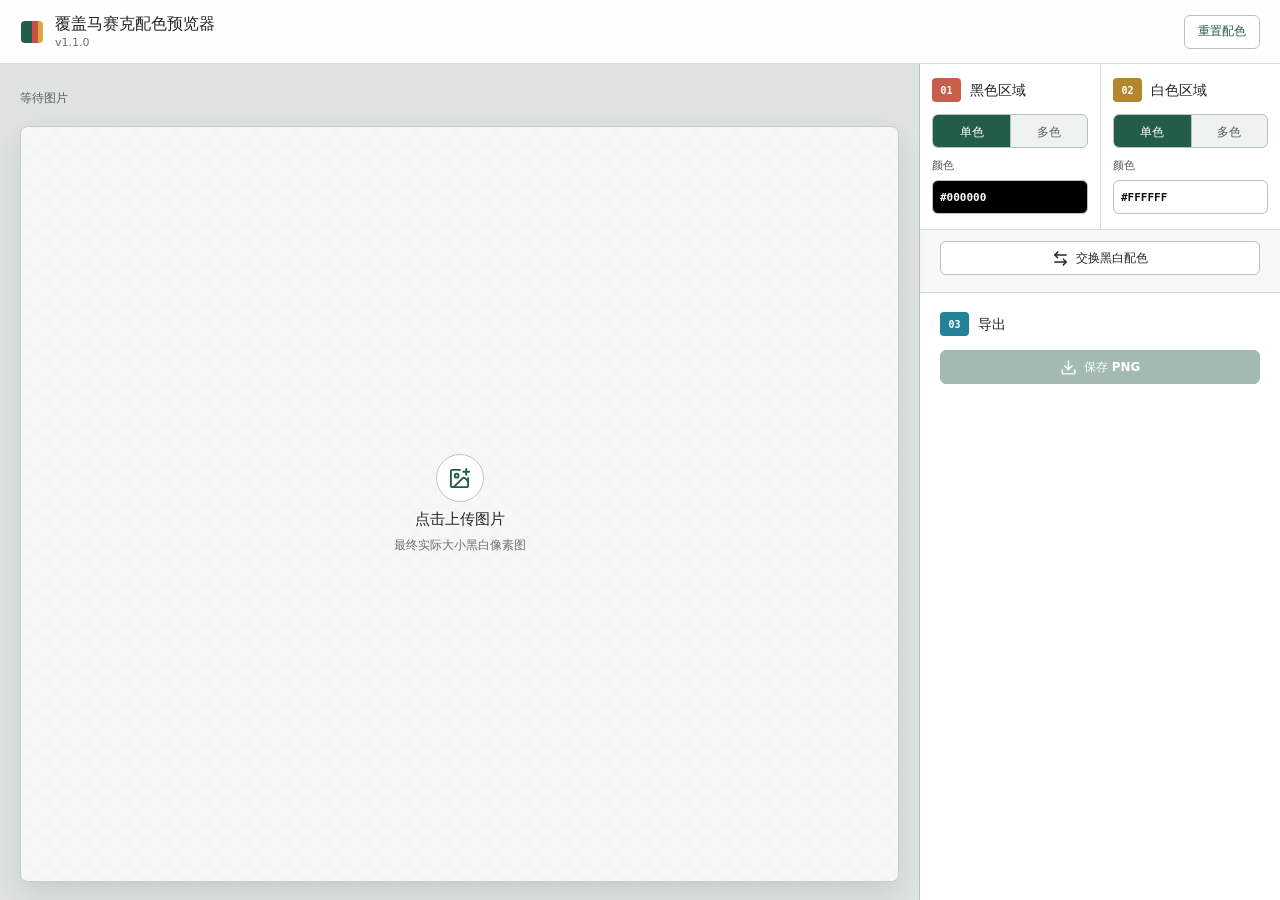
<file: index.html>
<!doctype html>
<html lang="zh-CN">
  <head>
    <meta charset="UTF-8" />
    <meta name="viewport" content="width=device-width, initial-scale=1.0, viewport-fit=cover" />
    <meta name="theme-color" content="#F4F5F2" />
    <link rel="icon" type="image/svg+xml" href="./icons/colorway-title-icon.svg" />
    <link rel="icon" type="image/png" sizes="32x32" href="./icons/favicon-32.png" />
    <link rel="apple-touch-icon" sizes="180x180" href="./icons/apple-touch-icon-180.png" />
    <link rel="manifest" href="./manifest.webmanifest" />
    <meta
      name="description"
      content="在浏览器本地为覆盖马赛克最终黑白像素图配置两套单色或多色线材配色。"
    />
    <title>覆盖马赛克配色预览器</title>
    <script type="module" crossorigin src="./assets/index-f8-oi15H.js"></script>
    <link rel="stylesheet" crossorigin href="./assets/index-C6yubRKq.css">
  </head>
  <body>
    <header class="app-bar">
      <div class="brand-block">
        <img class="brand-icon" src="./icons/colorway-title-icon.svg" width="24" height="24" alt="" aria-hidden="true" />
        <div>
          <h1>覆盖马赛克配色预览器</h1>
          <p id="product-version">v--</p>
        </div>
      </div>
      <button id="reset-button" class="text-button reset-color-button" type="button">重置配色</button>
    </header>

    <main class="workspace">
      <section id="preview-pane" class="preview-pane" aria-label="图片预览">
        <div class="preview-heading">
          <div id="preview-tools" class="preview-tools" aria-label="预览工具" hidden>
            <span id="zoom-label" class="zoom-readout" aria-label="缩放倍率">--</span>
            <button id="fit-view" class="tool-button responsive-tool" type="button" title="适合屏幕" disabled>
              <i data-lucide="maximize-2"></i><span class="responsive-label">适合屏幕</span>
            </button>
            <button id="delete-image" class="icon-button compact danger-button" type="button" title="删除当前图片" aria-label="删除当前图片" disabled>
              <i data-lucide="trash-2"></i>
            </button>
          </div>
          <div class="preview-status-area">
            <span id="render-status" class="render-status" aria-live="polite">等待图片</span>
            <div id="delete-confirm" class="delete-confirm" role="alertdialog" aria-label="删除当前图片确认" hidden>
              <span>删除当前图片？</span>
              <button id="cancel-delete-image" class="secondary-button compact-action" type="button">取消</button>
              <button id="confirm-delete-image" class="danger-action compact-action" type="button">删除</button>
            </div>
          </div>
        </div>

        <div id="preview-stage" class="preview-stage" tabindex="0" aria-label="像素图预览，可拖动和缩放">
          <canvas id="preview-canvas"></canvas>
          <button id="empty-upload" class="empty-state" type="button">
            <span class="empty-icon"><i data-lucide="image-plus"></i></span>
            <strong>点击上传图片</strong>
            <span>最终实际大小黑白像素图</span>
          </button>
        </div>
        <input id="file-input" type="file" accept="image/*,.png,.jpg,.jpeg" hidden />
      </section>

      <aside class="controls-pane" aria-label="配色设置">
        <div class="colorway-grid">
          <section id="black-editor" class="control-section fill-editor" aria-labelledby="black-title">
            <div class="section-heading fill-heading">
              <div>
                <span class="step-index coral">01</span>
                <h2 id="black-title">黑色区域</h2>
              </div>
            </div>
            <div class="editor-content"></div>
          </section>

          <section id="white-editor" class="control-section fill-editor" aria-labelledby="white-title">
            <div class="section-heading fill-heading">
              <div>
                <span class="step-index gold">02</span>
                <h2 id="white-title">白色区域</h2>
              </div>
            </div>
            <div class="editor-content"></div>
          </section>
        </div>

        <div class="swap-row">
          <button id="swap-colors" class="tool-button" type="button">
            <i data-lucide="arrow-left-right"></i><span>交换黑白配色</span>
          </button>
          <p id="contrast-message" class="contrast-message"></p>
        </div>

        <section class="control-section export-section" aria-labelledby="export-title">
          <div class="section-heading">
            <div>
              <span class="step-index cyan">03</span>
              <h2 id="export-title">导出</h2>
            </div>
          </div>
          <div class="export-actions">
            <button id="download-button" class="primary-button" type="button" disabled>
              <i data-lucide="download"></i><span>保存 PNG</span>
            </button>
          </div>
          <p id="export-message" class="status-message" aria-live="polite"></p>
        </section>
      </aside>
    </main>

  </body>
</html>
</file>
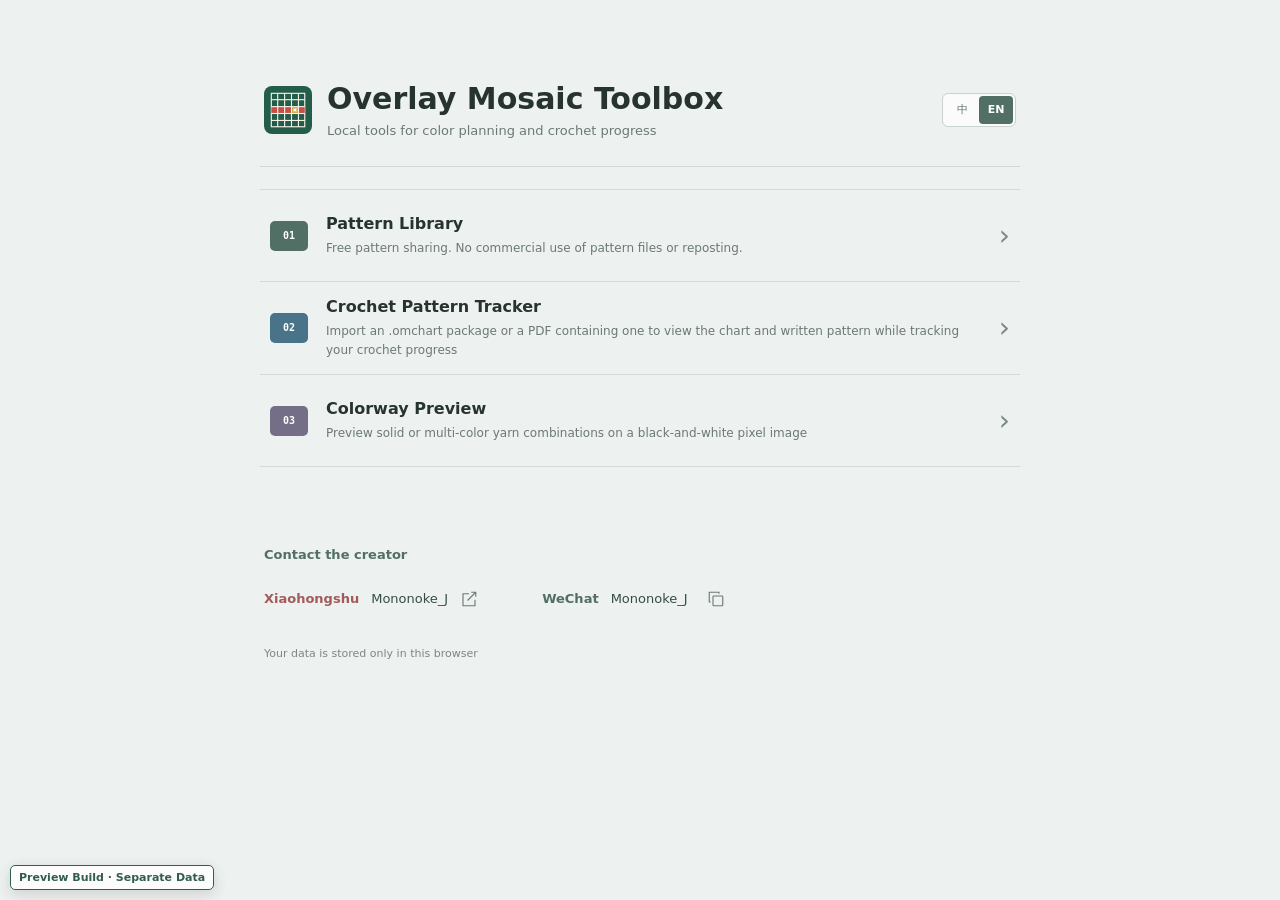
<file: crochet-reader-preview/index.html>
<!doctype html>
<html lang="zh-CN" data-toolbox="true" data-i18n-title="toolbox.pageTitle" data-i18n-pending>
  <head>
    <meta charset="UTF-8" />
    <meta name="viewport" content="width=device-width, initial-scale=1.0, viewport-fit=cover" />
    <meta name="theme-color" content="#526f65" />
    <meta name="application-name" content="Overlay Mosaic Toolbox" />
    <meta name="apple-mobile-web-app-capable" content="yes" />
    <meta name="apple-mobile-web-app-title" content="Overlay Mosaic" />
    <link rel="icon" type="image/png" sizes="32x32" href="./favicon-32.png" />
    <link rel="apple-touch-icon" sizes="180x180" href="./apple-touch-icon-180.png" />
    <link rel="manifest" href="./manifest.webmanifest" />
    <title>覆盖马赛克工具箱</title>
    <script type="module" crossorigin src="./assets/toolbox-CX-Fuj5F.js"></script>
    <link rel="modulepreload" crossorigin href="./assets/acceptance-badge-DodOg5mt.js">
    <link rel="modulepreload" crossorigin href="./assets/i18n-B3KnWu_6.js">
    <link rel="modulepreload" crossorigin href="./assets/author-contacts-DKguguD-.js">
    <link rel="stylesheet" crossorigin href="./assets/acceptance-badge-Dv6hkEu1.css">
    <link rel="stylesheet" crossorigin href="./assets/author-contacts-CUiB_AXQ.css">
    <link rel="stylesheet" crossorigin href="./assets/toolbox-KkQhqQ9e.css">
  </head>
  <body>
    <main class="toolbox-shell">
      <header class="toolbox-header">
        <img src="./crochet-reader-app-icon-192.png" width="48" height="48" alt="" />
        <div class="toolbox-brand-copy"><h1 data-i18n="toolbox.title">覆盖马赛克工具箱</h1><p data-i18n="toolbox.subtitle">为配色与跟钩准备的本地工具</p></div>
        <div id="language-switch" class="toolbox-language"></div>
      </header>
      <section class="tool-list" aria-label="工具列表" data-i18n-aria-label="toolbox.tools">
        <a class="tool-row" href="./library.html">
          <span class="tool-index">01</span>
          <span class="tool-copy"><strong data-i18n="toolbox.library">图解库</strong><small data-i18n="toolbox.libraryDescription">免费图解分享，禁商用，禁搬运。</small></span>
          <span class="tool-arrow" aria-hidden="true">›</span>
        </a>
        <a class="tool-row" href="./reader.html">
          <span class="tool-index blue">02</span>
          <span class="tool-copy"><strong data-i18n="toolbox.reader">图解跟钩助手</strong><small data-i18n="toolbox.readerDescription">导入 .omchart 或内含数据包的 PDF，同步查看图表与文字解并记录跟钩进度</small></span>
          <span class="tool-arrow" aria-hidden="true">›</span>
        </a>
        <a class="tool-row" href="./colorway.html">
          <span class="tool-index lavender">03</span>
          <span class="tool-copy"><strong data-i18n="toolbox.colorway">配色预览</strong><small data-i18n="toolbox.colorwayDescription">为黑白像素图配置单色或多色线材配色</small></span>
          <span class="tool-arrow" aria-hidden="true">›</span>
        </a>
      </section>
      <div id="author-contacts" class="toolbox-contacts"></div>
      <footer data-i18n="toolbox.localOnly">工具内的数据仅保存在当前浏览器</footer>
    </main>
  </body>
</html>
</file>
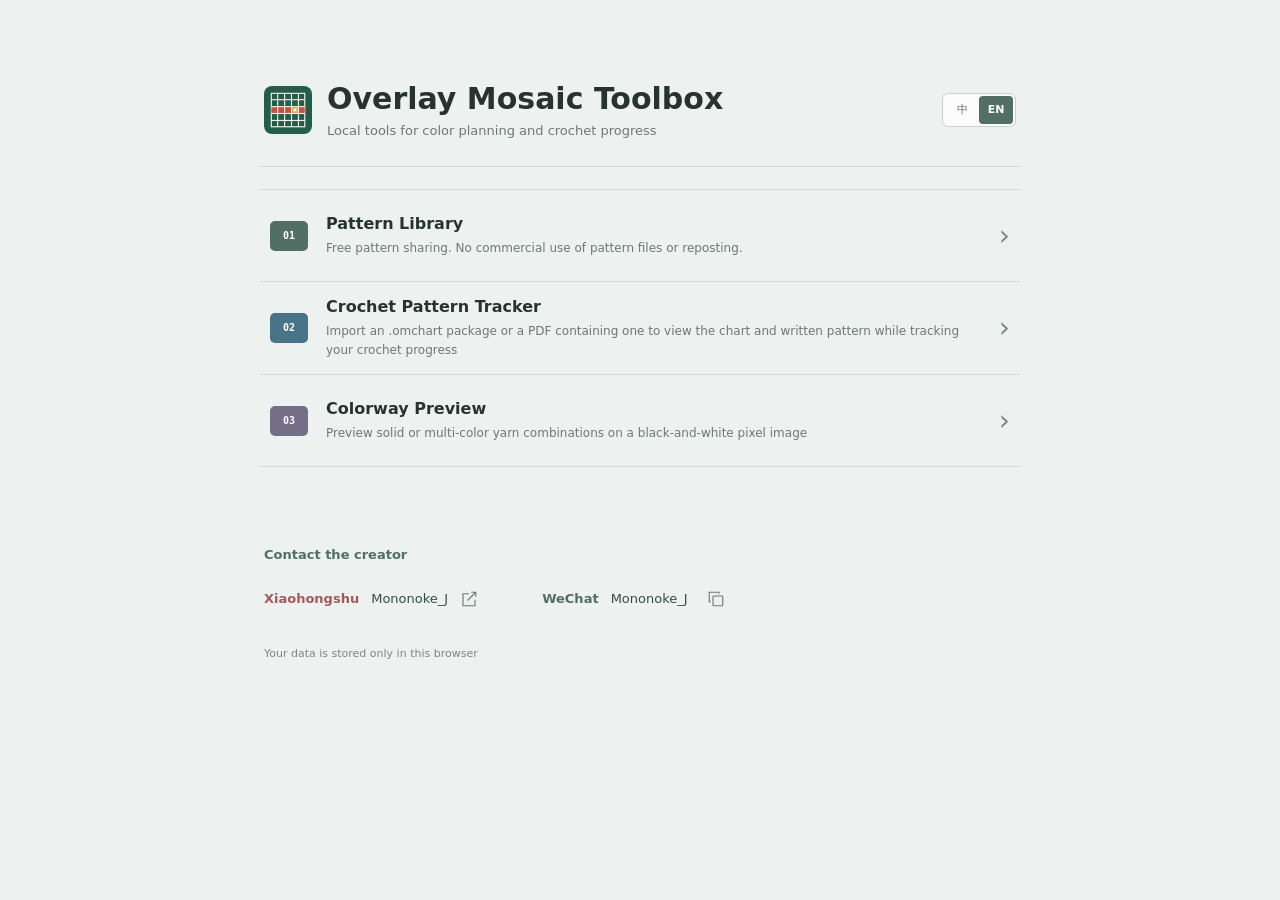
<file: crochet-reader/index.html>
<!doctype html>
<html lang="zh-CN" data-toolbox="true" data-i18n-title="toolbox.pageTitle" data-i18n-pending>
  <head>
    <meta charset="UTF-8" />
    <meta name="viewport" content="width=device-width, initial-scale=1.0, viewport-fit=cover" />
    <meta name="theme-color" content="#526f65" />
    <meta name="application-name" content="Overlay Mosaic Toolbox" />
    <meta name="apple-mobile-web-app-capable" content="yes" />
    <meta name="apple-mobile-web-app-title" content="Overlay Mosaic" />
    <link rel="icon" type="image/png" sizes="32x32" href="./favicon-32.png" />
    <link rel="apple-touch-icon" sizes="180x180" href="./apple-touch-icon-180.png" />
    <link rel="manifest" href="./manifest.webmanifest" />
    <title>覆盖马赛克工具箱</title>
    <script type="module" crossorigin src="./assets/toolbox-oC9P_lPD.js"></script>
    <link rel="modulepreload" crossorigin href="./assets/acceptance-badge-DmDYBg_n.js">
    <link rel="modulepreload" crossorigin href="./assets/i18n-Don-Nm5Z.js">
    <link rel="modulepreload" crossorigin href="./assets/author-contacts-DFUlC_Ig.js">
    <link rel="stylesheet" crossorigin href="./assets/acceptance-badge-Dv6hkEu1.css">
    <link rel="stylesheet" crossorigin href="./assets/author-contacts-CUiB_AXQ.css">
    <link rel="stylesheet" crossorigin href="./assets/toolbox-KkQhqQ9e.css">
  </head>
  <body>
    <main class="toolbox-shell">
      <header class="toolbox-header">
        <img src="./crochet-reader-app-icon-192.png" width="48" height="48" alt="" />
        <div class="toolbox-brand-copy"><h1 data-i18n="toolbox.title">覆盖马赛克工具箱</h1><p data-i18n="toolbox.subtitle">为配色与跟钩准备的本地工具</p></div>
        <div id="language-switch" class="toolbox-language"></div>
      </header>
      <section class="tool-list" aria-label="工具列表" data-i18n-aria-label="toolbox.tools">
        <a class="tool-row" href="./library.html">
          <span class="tool-index">01</span>
          <span class="tool-copy"><strong data-i18n="toolbox.library">图解库</strong><small data-i18n="toolbox.libraryDescription">免费图解分享，禁商用，禁搬运。</small></span>
          <span class="tool-arrow" aria-hidden="true">›</span>
        </a>
        <a class="tool-row" href="./reader.html">
          <span class="tool-index blue">02</span>
          <span class="tool-copy"><strong data-i18n="toolbox.reader">图解跟钩助手</strong><small data-i18n="toolbox.readerDescription">导入 .omchart 或内含数据包的 PDF，同步查看图表与文字解并记录跟钩进度</small></span>
          <span class="tool-arrow" aria-hidden="true">›</span>
        </a>
        <a class="tool-row" href="./colorway.html">
          <span class="tool-index lavender">03</span>
          <span class="tool-copy"><strong data-i18n="toolbox.colorway">配色预览</strong><small data-i18n="toolbox.colorwayDescription">为黑白像素图配置单色或多色线材配色</small></span>
          <span class="tool-arrow" aria-hidden="true">›</span>
        </a>
      </section>
      <div id="author-contacts" class="toolbox-contacts"></div>
      <footer data-i18n="toolbox.localOnly">工具内的数据仅保存在当前浏览器</footer>
    </main>
  </body>
</html>
</file>
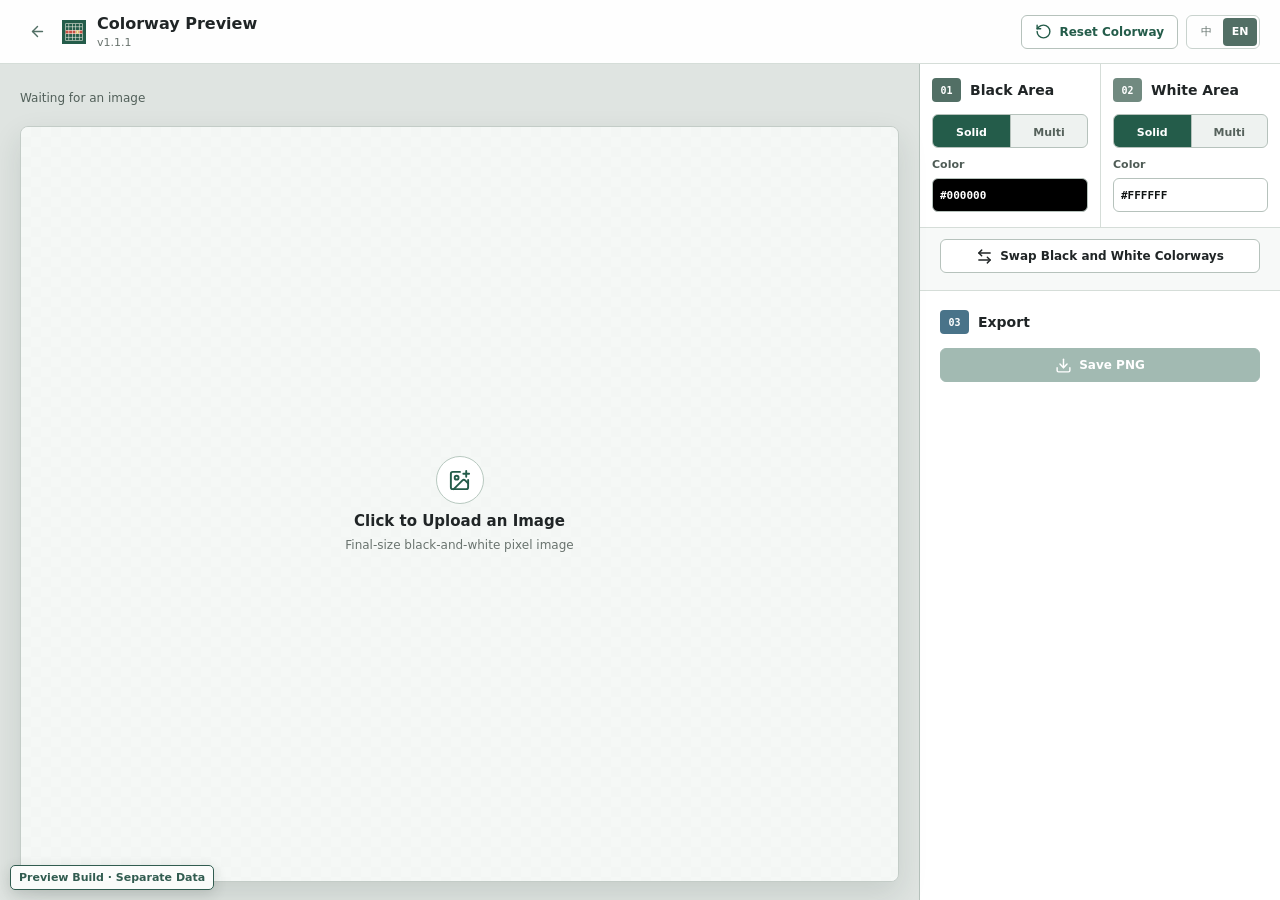
<file: crochet-reader-preview/colorway.html>
<!doctype html>
<html lang="zh-CN" data-toolbox="true" data-i18n-title="colorway.pageTitle" data-i18n-pending>
  <head>
    <meta charset="UTF-8" />
    <meta name="viewport" content="width=device-width, initial-scale=1.0, viewport-fit=cover" />
    <meta name="theme-color" content="#F4F5F2" />
    <link rel="icon" type="image/png" sizes="32x32" href="./favicon-32.png" />
    <link rel="apple-touch-icon" sizes="180x180" href="./apple-touch-icon-180.png" />
    <link rel="manifest" href="./manifest.webmanifest" />
    <meta name="description" content="在浏览器本地为覆盖马赛克最终黑白像素图配置两套单色或多色线材配色。" data-i18n-content="colorway.description" />
    <title>覆盖马赛克配色预览器</title>
    <script type="module" crossorigin src="./assets/colorway-DwaaxYuQ.js"></script>
    <link rel="modulepreload" crossorigin href="./assets/acceptance-badge-DodOg5mt.js">
    <link rel="modulepreload" crossorigin href="./assets/lucide-BLv26vk8.js">
    <link rel="stylesheet" crossorigin href="./assets/acceptance-badge-Dv6hkEu1.css">
    <link rel="stylesheet" crossorigin href="./assets/colorway-C1Wd7R3B.css">
  </head>
  <body>
    <header class="app-bar">
      <div class="colorway-titlebar"><a class="icon-button toolbox-back" href="./index.html" title="返回工具箱" aria-label="返回工具箱" data-i18n-title="colorway.backToolbox" data-i18n-aria-label="colorway.backToolbox"><i data-lucide="arrow-left"></i></a><div class="brand-block"><img class="brand-icon" src="./crochet-reader-app-icon-192.png" width="24" height="24" alt="" aria-hidden="true" /><div><h1 data-i18n="colorway.brand">配色预览</h1><p id="product-version">v--</p></div></div></div>
      <div class="colorway-header-actions"><button id="reset-button" class="text-button reset-color-button" type="button" title="重置配色" aria-label="重置配色" data-i18n-title="colorway.reset" data-i18n-aria-label="colorway.reset"><i data-lucide="rotate-ccw"></i><span class="reset-color-label" data-i18n="colorway.reset">重置配色</span></button><div id="language-switch"></div></div>
    </header>
    <main class="workspace">
      <section id="preview-pane" class="preview-pane" aria-label="图片预览" data-i18n-aria-label="colorway.preview">
        <div class="preview-heading">
          <div id="preview-tools" class="preview-tools" aria-label="预览工具" data-i18n-aria-label="colorway.previewTools" hidden><button id="zoom-label" class="zoom-readout" type="button" title="点击恢复 100%" aria-label="点击恢复 100%" data-i18n-title="colorway.resetZoom" data-i18n-aria-label="colorway.resetZoom" disabled>--</button><button id="fit-view" class="tool-button responsive-tool" type="button" title="适合屏幕" data-i18n-title="colorway.fit" disabled><i data-lucide="maximize-2"></i><span class="responsive-label" data-i18n="colorway.fit">适合屏幕</span></button><button id="delete-image" class="icon-button compact danger-button" type="button" title="删除当前图片" aria-label="删除当前图片" data-i18n-title="colorway.removeImage" data-i18n-aria-label="colorway.removeImage" disabled><i data-lucide="trash-2"></i></button></div>
          <div class="preview-status-area"><span id="render-status" class="render-status" aria-live="polite" data-i18n="colorway.waiting">等待图片</span><div id="delete-confirm" class="delete-confirm" role="alertdialog" aria-label="删除当前图片确认" data-i18n-aria-label="colorway.removeConfirmLabel" hidden><span data-i18n="colorway.removeConfirm">删除当前图片？</span><button id="cancel-delete-image" class="secondary-button compact-action" type="button" data-i18n="colorway.cancel">取消</button><button id="confirm-delete-image" class="danger-action compact-action" type="button" data-i18n="colorway.delete">删除</button></div></div>
        </div>
        <div id="preview-stage" class="preview-stage" tabindex="0" aria-label="像素图预览，可拖动和缩放" data-i18n-aria-label="colorway.emptyPreview"><canvas id="preview-canvas"></canvas><button id="empty-upload" class="empty-state" type="button"><span class="empty-icon"><i data-lucide="image-plus"></i></span><strong data-i18n="colorway.upload">点击上传图片</strong><span data-i18n="colorway.uploadHint">最终实际大小黑白像素图</span></button></div>
        <input id="file-input" type="file" accept="image/*,.png,.jpg,.jpeg" hidden />
      </section>
      <aside class="controls-pane" aria-label="配色设置" data-i18n-aria-label="colorway.settings">
        <div class="colorway-grid">
          <section id="black-editor" class="control-section fill-editor" aria-labelledby="black-title"><div class="section-heading fill-heading"><div><span class="step-index coral">01</span><h2 id="black-title" data-i18n="colorway.blackArea">黑色区域</h2></div></div><div class="editor-content"></div></section>
          <section id="white-editor" class="control-section fill-editor" aria-labelledby="white-title"><div class="section-heading fill-heading"><div><span class="step-index gold">02</span><h2 id="white-title" data-i18n="colorway.whiteArea">白色区域</h2></div></div><div class="editor-content"></div></section>
        </div>
        <div class="swap-row"><button id="swap-colors" class="tool-button" type="button"><i data-lucide="arrow-left-right"></i><span data-i18n="colorway.swap">交换黑白配色</span></button><p id="contrast-message" class="contrast-message"></p></div>
        <section class="control-section export-section" aria-labelledby="export-title"><div class="section-heading"><div><span class="step-index cyan">03</span><h2 id="export-title" data-i18n="colorway.export">导出</h2></div></div><div class="export-actions"><button id="download-button" class="primary-button" type="button" disabled><i data-lucide="download"></i><span data-i18n="colorway.savePng">保存 PNG</span></button></div><p id="export-message" class="status-message" aria-live="polite"></p></section>
      </aside>
    </main>
  </body>
</html>
</file>
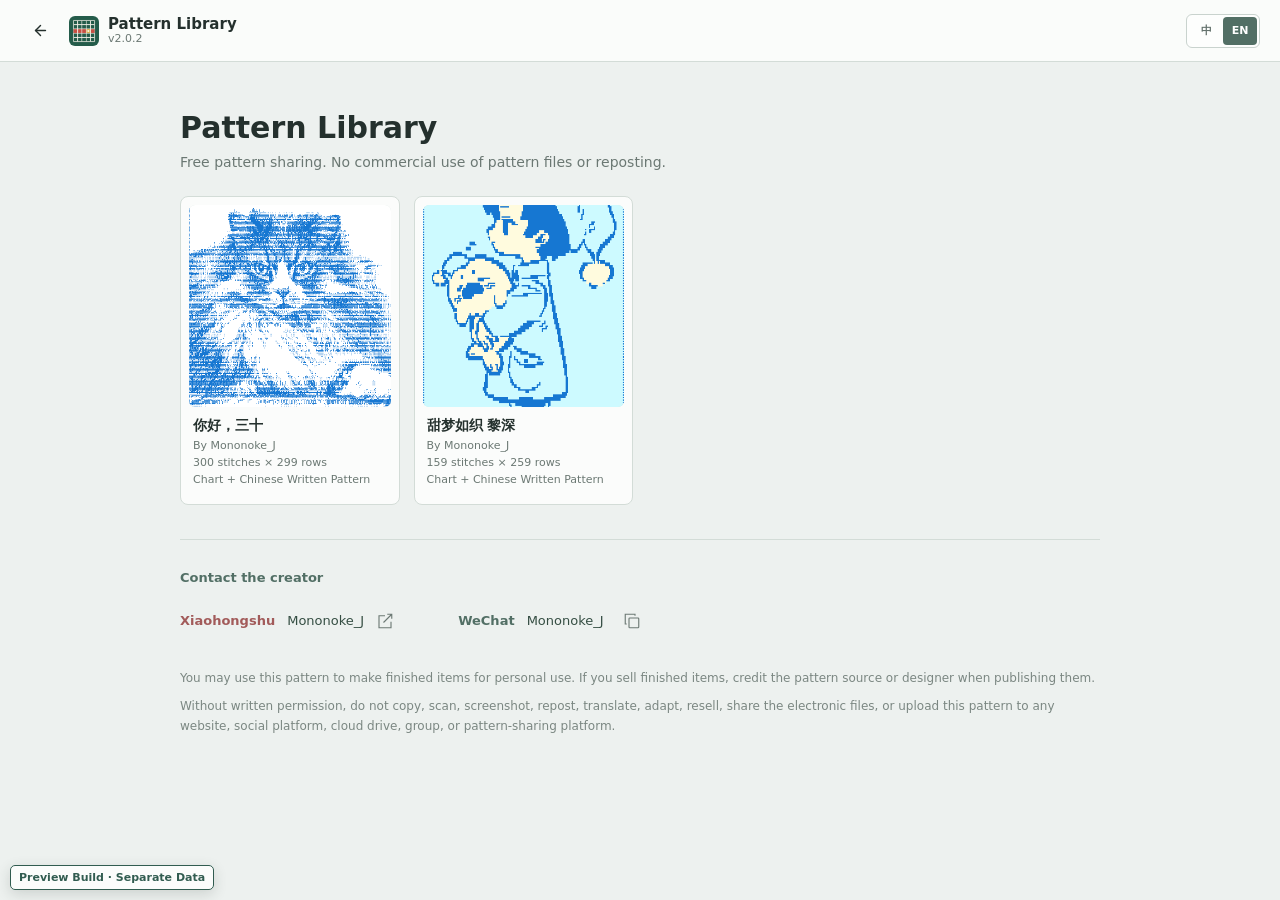
<file: crochet-reader-preview/library.html>
<!doctype html>
<html lang="zh-CN" data-toolbox="true" data-i18n-title="library.pageTitle" data-i18n-pending>
  <head>
    <meta charset="UTF-8" />
    <meta name="viewport" content="width=device-width, initial-scale=1.0, viewport-fit=cover" />
    <meta name="theme-color" content="#526f65" />
    <meta name="application-name" content="Overlay Mosaic Toolbox" />
    <link rel="icon" type="image/png" sizes="32x32" href="./favicon-32.png" />
    <link rel="apple-touch-icon" sizes="180x180" href="./apple-touch-icon-180.png" />
    <link rel="manifest" href="./manifest.webmanifest" />
    <title>图解库｜覆盖马赛克工具箱</title>
    <script type="module" crossorigin src="./assets/library-BjObGS8H.js"></script>
    <link rel="modulepreload" crossorigin href="./assets/acceptance-badge-DodOg5mt.js">
    <link rel="modulepreload" crossorigin href="./assets/lucide-BLv26vk8.js">
    <link rel="modulepreload" crossorigin href="./assets/i18n-B3KnWu_6.js">
    <link rel="modulepreload" crossorigin href="./assets/follow-import-DABnSBes.js">
    <link rel="modulepreload" crossorigin href="./assets/author-contacts-DKguguD-.js">
    <link rel="stylesheet" crossorigin href="./assets/acceptance-badge-Dv6hkEu1.css">
    <link rel="stylesheet" crossorigin href="./assets/author-contacts-CUiB_AXQ.css">
    <link rel="stylesheet" crossorigin href="./assets/library-8BY4Q7C_.css">
  </head>
  <body><div id="app"></div></body>
</html>
</file>
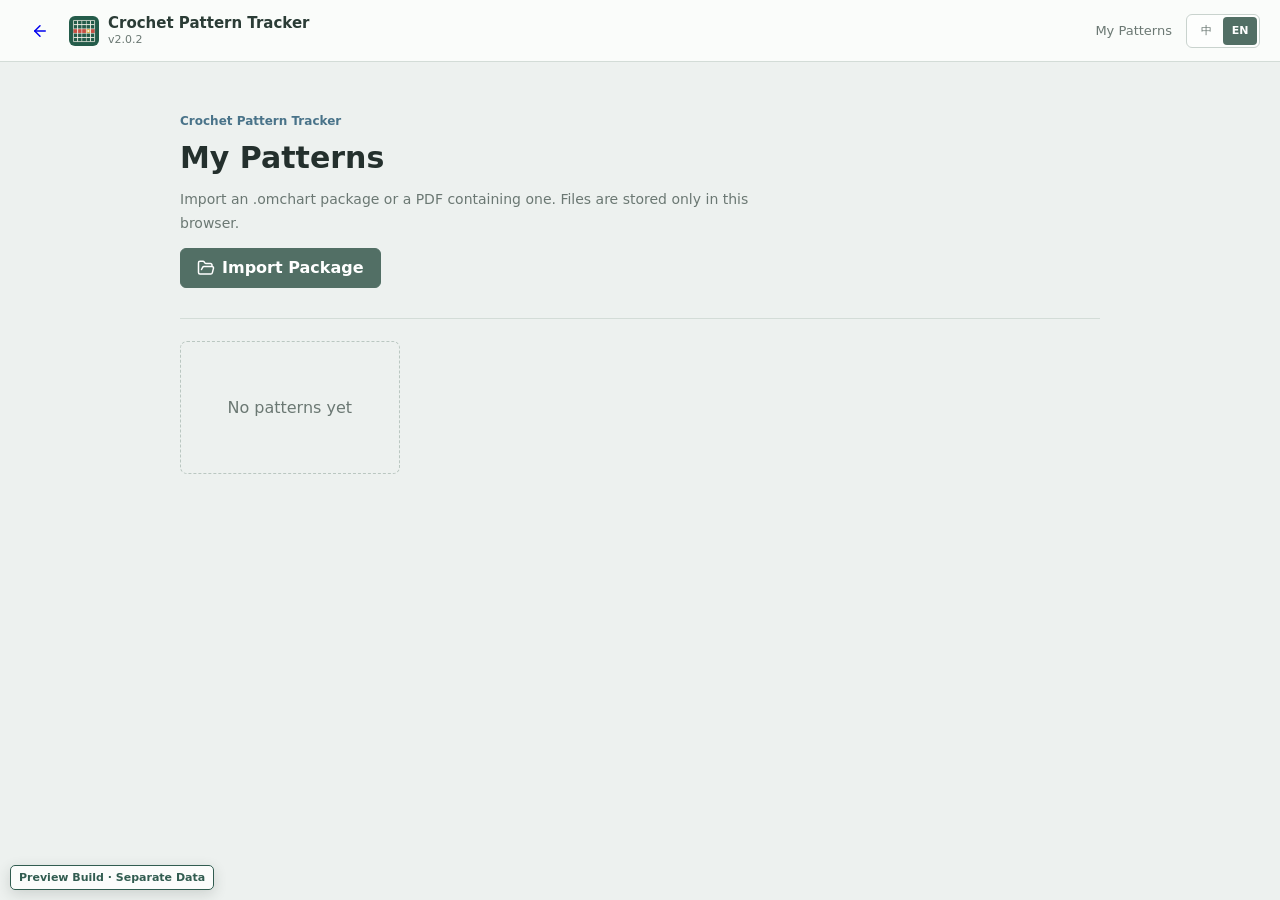
<file: crochet-reader-preview/reader.html>
<!doctype html>
<html lang="zh-CN" data-toolbox="true" data-i18n-title="reader.pageTitle" data-i18n-pending>
  <head>
    <meta charset="UTF-8" />
    <meta name="viewport" content="width=device-width, initial-scale=1.0, viewport-fit=cover" />
    <meta name="theme-color" content="#526f65" />
    <link rel="icon" type="image/png" sizes="32x32" href="./favicon-32.png" />
    <link rel="apple-touch-icon" sizes="180x180" href="./apple-touch-icon-180.png" />
    <link rel="manifest" href="./manifest.webmanifest" />
    <title>图解跟钩助手｜覆盖马赛克工具箱</title>
    <script type="module" crossorigin src="./assets/reader-D7eiOu_H.js"></script>
    <link rel="modulepreload" crossorigin href="./assets/acceptance-badge-DodOg5mt.js">
    <link rel="modulepreload" crossorigin href="./assets/lucide-BLv26vk8.js">
    <link rel="modulepreload" crossorigin href="./assets/i18n-B3KnWu_6.js">
    <link rel="modulepreload" crossorigin href="./assets/follow-import-DABnSBes.js">
    <link rel="stylesheet" crossorigin href="./assets/acceptance-badge-Dv6hkEu1.css">
    <link rel="stylesheet" crossorigin href="./assets/reader-w1nbdT8Z.css">
  </head>
  <body>
    <div id="app"></div>
  </body>
</html>
</file>
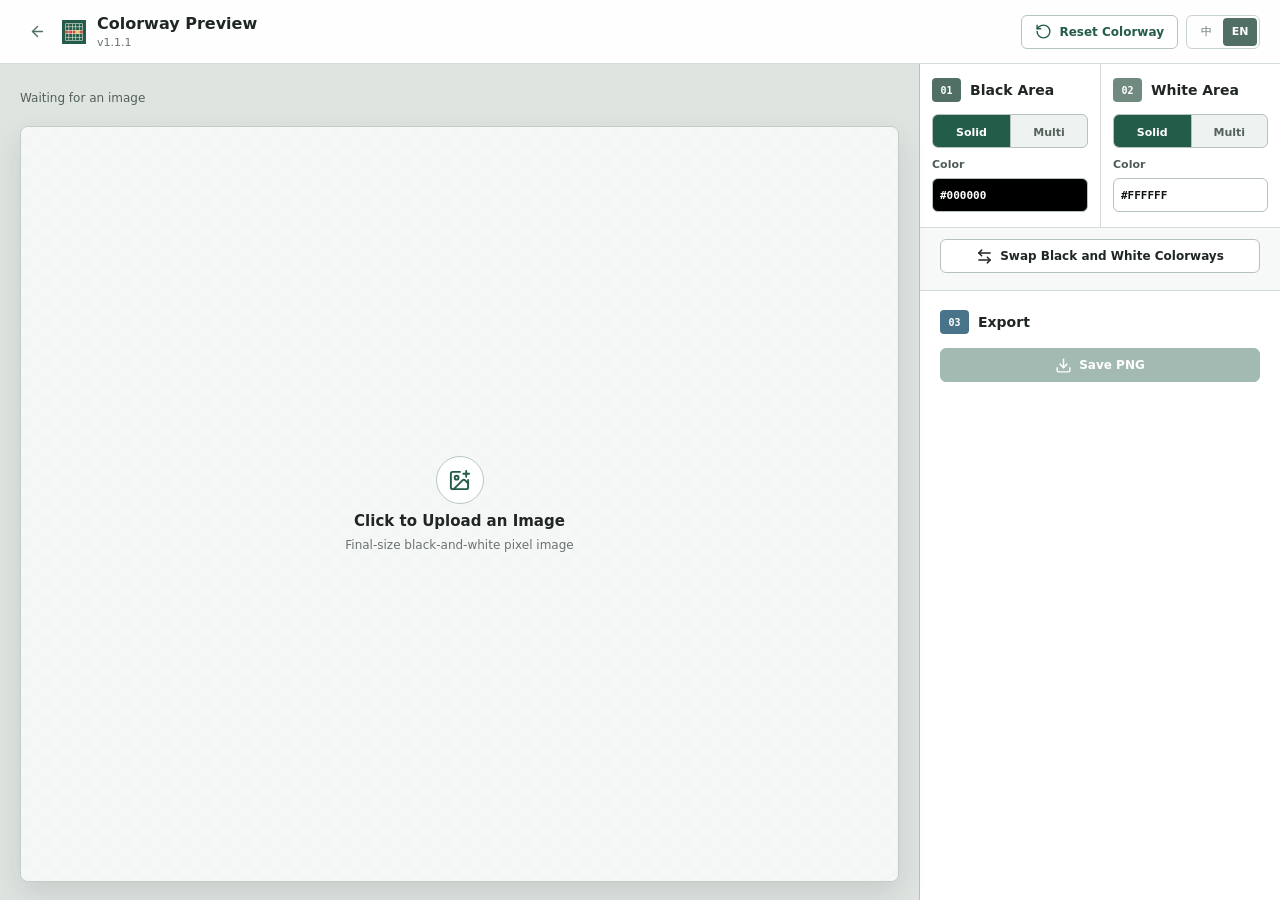
<file: crochet-reader/colorway.html>
<!doctype html>
<html lang="zh-CN" data-toolbox="true" data-i18n-title="colorway.pageTitle" data-i18n-pending>
  <head>
    <meta charset="UTF-8" />
    <meta name="viewport" content="width=device-width, initial-scale=1.0, viewport-fit=cover" />
    <meta name="theme-color" content="#F4F5F2" />
    <link rel="icon" type="image/png" sizes="32x32" href="./favicon-32.png" />
    <link rel="apple-touch-icon" sizes="180x180" href="./apple-touch-icon-180.png" />
    <link rel="manifest" href="./manifest.webmanifest" />
    <meta name="description" content="在浏览器本地为覆盖马赛克最终黑白像素图配置两套单色或多色线材配色。" data-i18n-content="colorway.description" />
    <title>覆盖马赛克配色预览器</title>
    <script type="module" crossorigin src="./assets/colorway-CaIhRaBC.js"></script>
    <link rel="modulepreload" crossorigin href="./assets/acceptance-badge-DmDYBg_n.js">
    <link rel="modulepreload" crossorigin href="./assets/lucide-BLv26vk8.js">
    <link rel="stylesheet" crossorigin href="./assets/acceptance-badge-Dv6hkEu1.css">
    <link rel="stylesheet" crossorigin href="./assets/colorway-C1Wd7R3B.css">
  </head>
  <body>
    <header class="app-bar">
      <div class="colorway-titlebar"><a class="icon-button toolbox-back" href="./index.html" title="返回工具箱" aria-label="返回工具箱" data-i18n-title="colorway.backToolbox" data-i18n-aria-label="colorway.backToolbox"><i data-lucide="arrow-left"></i></a><div class="brand-block"><img class="brand-icon" src="./crochet-reader-app-icon-192.png" width="24" height="24" alt="" aria-hidden="true" /><div><h1 data-i18n="colorway.brand">配色预览</h1><p id="product-version">v--</p></div></div></div>
      <div class="colorway-header-actions"><button id="reset-button" class="text-button reset-color-button" type="button" title="重置配色" aria-label="重置配色" data-i18n-title="colorway.reset" data-i18n-aria-label="colorway.reset"><i data-lucide="rotate-ccw"></i><span class="reset-color-label" data-i18n="colorway.reset">重置配色</span></button><div id="language-switch"></div></div>
    </header>
    <main class="workspace">
      <section id="preview-pane" class="preview-pane" aria-label="图片预览" data-i18n-aria-label="colorway.preview">
        <div class="preview-heading">
          <div id="preview-tools" class="preview-tools" aria-label="预览工具" data-i18n-aria-label="colorway.previewTools" hidden><button id="zoom-label" class="zoom-readout" type="button" title="点击恢复 100%" aria-label="点击恢复 100%" data-i18n-title="colorway.resetZoom" data-i18n-aria-label="colorway.resetZoom" disabled>--</button><button id="fit-view" class="tool-button responsive-tool" type="button" title="适合屏幕" data-i18n-title="colorway.fit" disabled><i data-lucide="maximize-2"></i><span class="responsive-label" data-i18n="colorway.fit">适合屏幕</span></button><button id="delete-image" class="icon-button compact danger-button" type="button" title="删除当前图片" aria-label="删除当前图片" data-i18n-title="colorway.removeImage" data-i18n-aria-label="colorway.removeImage" disabled><i data-lucide="trash-2"></i></button></div>
          <div class="preview-status-area"><span id="render-status" class="render-status" aria-live="polite" data-i18n="colorway.waiting">等待图片</span><div id="delete-confirm" class="delete-confirm" role="alertdialog" aria-label="删除当前图片确认" data-i18n-aria-label="colorway.removeConfirmLabel" hidden><span data-i18n="colorway.removeConfirm">删除当前图片？</span><button id="cancel-delete-image" class="secondary-button compact-action" type="button" data-i18n="colorway.cancel">取消</button><button id="confirm-delete-image" class="danger-action compact-action" type="button" data-i18n="colorway.delete">删除</button></div></div>
        </div>
        <div id="preview-stage" class="preview-stage" tabindex="0" aria-label="像素图预览，可拖动和缩放" data-i18n-aria-label="colorway.emptyPreview"><canvas id="preview-canvas"></canvas><button id="empty-upload" class="empty-state" type="button"><span class="empty-icon"><i data-lucide="image-plus"></i></span><strong data-i18n="colorway.upload">点击上传图片</strong><span data-i18n="colorway.uploadHint">最终实际大小黑白像素图</span></button></div>
        <input id="file-input" type="file" accept="image/*,.png,.jpg,.jpeg" hidden />
      </section>
      <aside class="controls-pane" aria-label="配色设置" data-i18n-aria-label="colorway.settings">
        <div class="colorway-grid">
          <section id="black-editor" class="control-section fill-editor" aria-labelledby="black-title"><div class="section-heading fill-heading"><div><span class="step-index coral">01</span><h2 id="black-title" data-i18n="colorway.blackArea">黑色区域</h2></div></div><div class="editor-content"></div></section>
          <section id="white-editor" class="control-section fill-editor" aria-labelledby="white-title"><div class="section-heading fill-heading"><div><span class="step-index gold">02</span><h2 id="white-title" data-i18n="colorway.whiteArea">白色区域</h2></div></div><div class="editor-content"></div></section>
        </div>
        <div class="swap-row"><button id="swap-colors" class="tool-button" type="button"><i data-lucide="arrow-left-right"></i><span data-i18n="colorway.swap">交换黑白配色</span></button><p id="contrast-message" class="contrast-message"></p></div>
        <section class="control-section export-section" aria-labelledby="export-title"><div class="section-heading"><div><span class="step-index cyan">03</span><h2 id="export-title" data-i18n="colorway.export">导出</h2></div></div><div class="export-actions"><button id="download-button" class="primary-button" type="button" disabled><i data-lucide="download"></i><span data-i18n="colorway.savePng">保存 PNG</span></button></div><p id="export-message" class="status-message" aria-live="polite"></p></section>
      </aside>
    </main>
  </body>
</html>
</file>
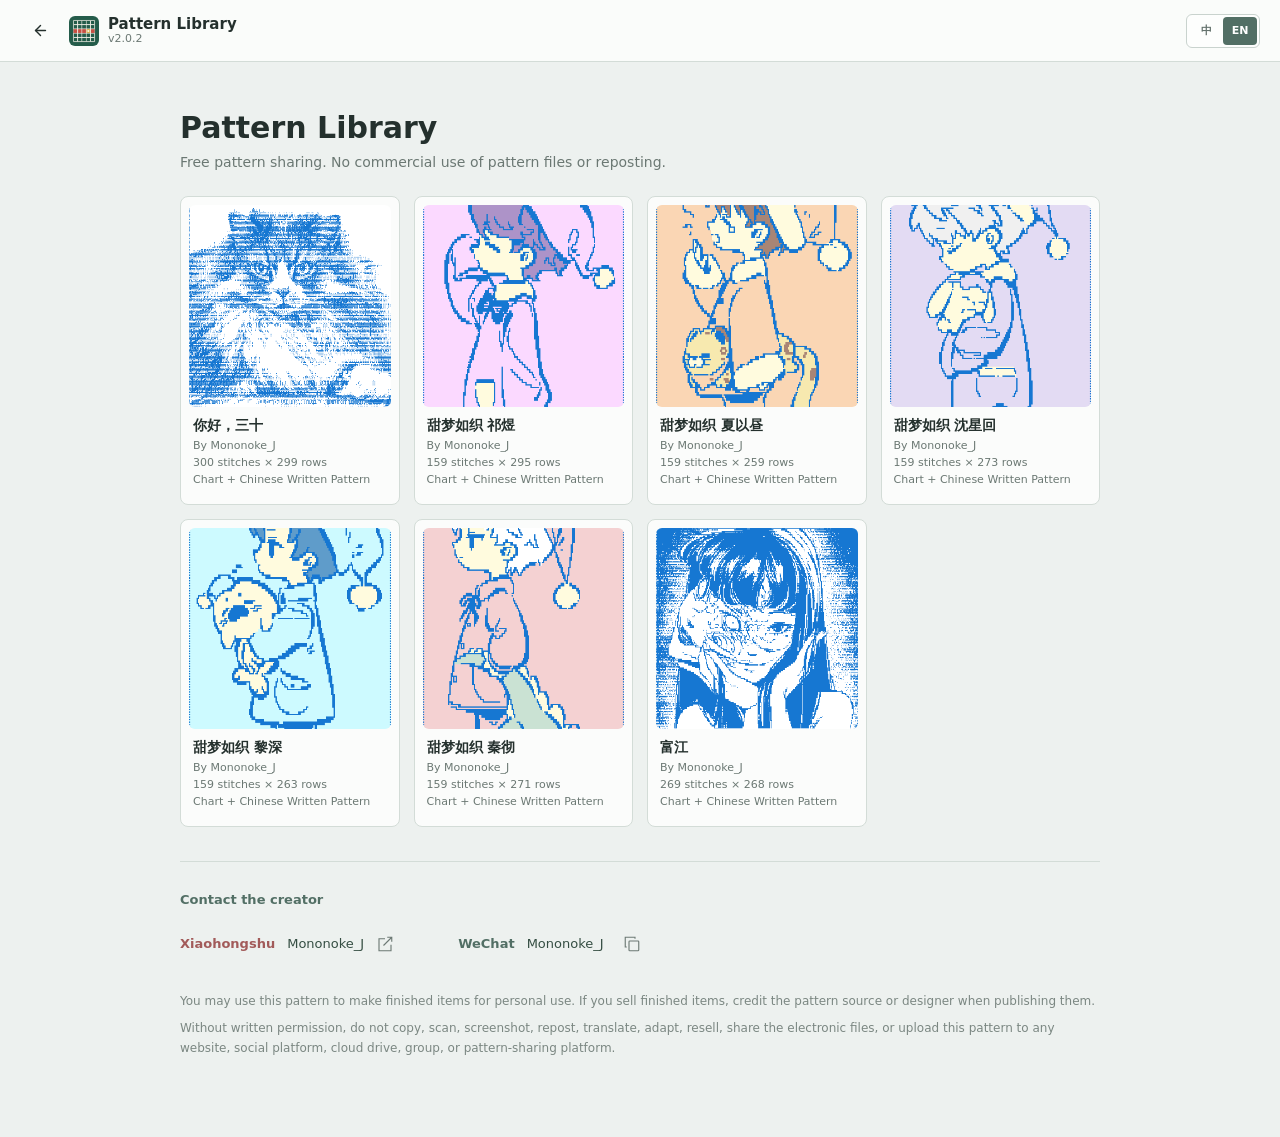
<file: crochet-reader/library.html>
<!doctype html>
<html lang="zh-CN" data-toolbox="true" data-i18n-title="library.pageTitle" data-i18n-pending>
  <head>
    <meta charset="UTF-8" />
    <meta name="viewport" content="width=device-width, initial-scale=1.0, viewport-fit=cover" />
    <meta name="theme-color" content="#526f65" />
    <meta name="application-name" content="Overlay Mosaic Toolbox" />
    <link rel="icon" type="image/png" sizes="32x32" href="./favicon-32.png" />
    <link rel="apple-touch-icon" sizes="180x180" href="./apple-touch-icon-180.png" />
    <link rel="manifest" href="./manifest.webmanifest" />
    <title>图解库｜覆盖马赛克工具箱</title>
    <script type="module" crossorigin src="./assets/library-B-P903OO.js"></script>
    <link rel="modulepreload" crossorigin href="./assets/acceptance-badge-DmDYBg_n.js">
    <link rel="modulepreload" crossorigin href="./assets/lucide-BLv26vk8.js">
    <link rel="modulepreload" crossorigin href="./assets/i18n-Don-Nm5Z.js">
    <link rel="modulepreload" crossorigin href="./assets/follow-import-BuUt5RlF.js">
    <link rel="modulepreload" crossorigin href="./assets/author-contacts-DFUlC_Ig.js">
    <link rel="stylesheet" crossorigin href="./assets/acceptance-badge-Dv6hkEu1.css">
    <link rel="stylesheet" crossorigin href="./assets/author-contacts-CUiB_AXQ.css">
    <link rel="stylesheet" crossorigin href="./assets/library-8BY4Q7C_.css">
  </head>
  <body><div id="app"></div></body>
</html>
</file>
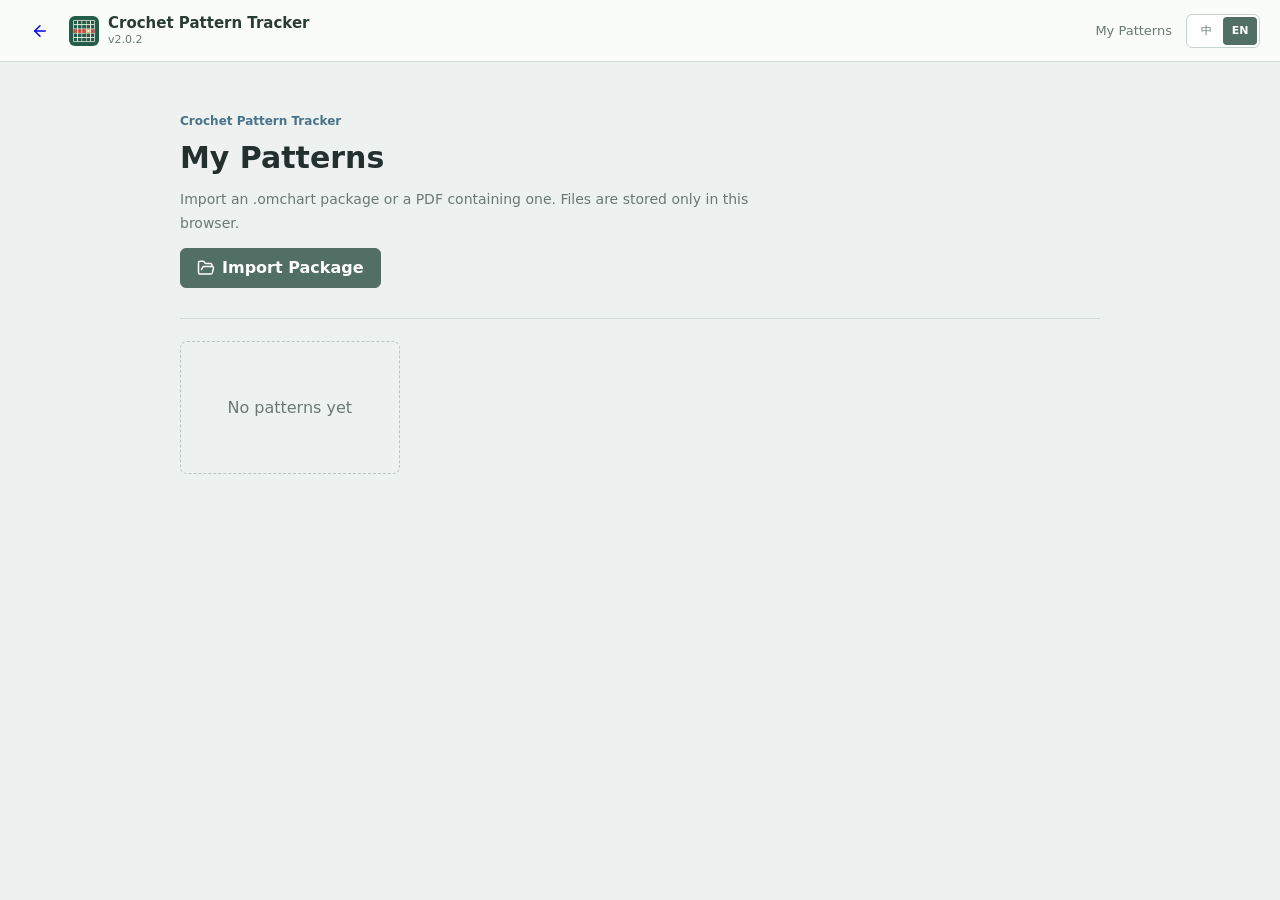
<file: crochet-reader/reader.html>
<!doctype html>
<html lang="zh-CN" data-toolbox="true" data-i18n-title="reader.pageTitle" data-i18n-pending>
  <head>
    <meta charset="UTF-8" />
    <meta name="viewport" content="width=device-width, initial-scale=1.0, viewport-fit=cover" />
    <meta name="theme-color" content="#526f65" />
    <link rel="icon" type="image/png" sizes="32x32" href="./favicon-32.png" />
    <link rel="apple-touch-icon" sizes="180x180" href="./apple-touch-icon-180.png" />
    <link rel="manifest" href="./manifest.webmanifest" />
    <title>图解跟钩助手｜覆盖马赛克工具箱</title>
    <script type="module" crossorigin src="./assets/reader-BK7KVAaC.js"></script>
    <link rel="modulepreload" crossorigin href="./assets/acceptance-badge-DmDYBg_n.js">
    <link rel="modulepreload" crossorigin href="./assets/lucide-BLv26vk8.js">
    <link rel="modulepreload" crossorigin href="./assets/i18n-Don-Nm5Z.js">
    <link rel="modulepreload" crossorigin href="./assets/follow-import-BuUt5RlF.js">
    <link rel="stylesheet" crossorigin href="./assets/acceptance-badge-Dv6hkEu1.css">
    <link rel="stylesheet" crossorigin href="./assets/reader-w1nbdT8Z.css">
  </head>
  <body>
    <div id="app"></div>
  </body>
</html>
</file>
<file: assets/index-C6yubRKq.css>
:root{color-scheme:light;font-family:Microsoft YaHei,PingFang SC,Noto Sans CJK SC,system-ui,sans-serif;color:#202526;background:#eef1ef;font-synthesis:none;text-rendering:optimizeLegibility;--surface: #ffffff;--surface-muted: #f5f7f5;--workspace: #dfe4e1;--border: #d5ddd8;--border-strong: #b6c2bc;--ink: #202526;--muted: #69736e;--sage: #245c4a;--sage-hover: #1b493b;--sage-soft: #e5efea;--coral: #c65f4a;--gold: #b4862f;--cyan: #238298;--danger: #a64033;--focus: #177f99;--shadow: 0 12px 30px rgba(27, 46, 39, .12);--control-height: 34px}*{box-sizing:border-box}html,body{min-width:0;min-height:100%;margin:0}body{min-height:100dvh;overflow:hidden}button,input{font:inherit;letter-spacing:0}button{color:inherit}button:focus-visible,input:focus-visible,[tabindex]:focus-visible{outline:3px solid rgba(35,130,152,.32);outline-offset:2px}button:disabled,input:disabled{cursor:not-allowed;opacity:.42}.app-bar{height:64px;display:flex;align-items:center;justify-content:space-between;padding:0 20px;border-bottom:1px solid var(--border);background:#fffffff5;position:relative;z-index:20}.brand-block{min-width:0;display:flex;align-items:center;gap:11px}.brand-icon{width:24px;height:24px;flex:none;display:block}.brand-block h1{margin:0;font-size:16px;line-height:1.25;font-weight:700;letter-spacing:0}.brand-block p{margin:2px 0 0;color:var(--muted);font-size:11px;line-height:1.2}.text-button{min-height:var(--control-height);height:var(--control-height);border:1px solid var(--border-strong);border-radius:6px;background:#fff;color:var(--sage);display:inline-flex;align-items:center;justify-content:center;padding:0 13px;font-size:12px;font-weight:750;cursor:pointer}.text-button:hover:not(:disabled){border-color:#90a39a;background:#f3f7f5}.workspace{height:calc(100dvh - 64px);display:grid;grid-template-columns:minmax(0,1fr) minmax(320px,360px);overflow:hidden}.preview-pane{min-width:0;min-height:0;display:grid;grid-template-rows:auto minmax(280px,1fr);padding:18px 20px;background:var(--workspace);border-right:1px solid var(--border-strong)}.preview-heading,.preview-tools{display:flex;align-items:center;gap:8px}.preview-heading{grid-row:1;justify-content:space-between;min-height:44px;padding-bottom:12px}.preview-status-area{min-width:0;display:grid;justify-items:end;gap:5px}.preview-pane.has-exclusive-status .preview-status-area{width:100%;justify-items:stretch}.render-status{color:#52605a;font-size:12px;line-height:1.25;text-align:right;overflow-wrap:anywhere}.preview-pane.has-exclusive-status .render-status{width:100%;text-align:left}.render-status.is-danger{color:var(--danger);font-weight:750;overflow-wrap:normal;white-space:nowrap}.preview-stage{grid-row:2;position:relative;min-width:0;min-height:0;overflow:hidden;border:1px solid #c3ccc7;border-radius:8px;background-color:#f6f8f7;background-image:linear-gradient(45deg,#e9eeeb 25%,transparent 25%),linear-gradient(-45deg,#e9eeeb 25%,transparent 25%),linear-gradient(45deg,transparent 75%,#e9eeeb 75%),linear-gradient(-45deg,transparent 75%,#e9eeeb 75%);background-size:20px 20px;background-position:0 0,0 10px,10px -10px,-10px 0;box-shadow:var(--shadow);touch-action:none;cursor:grab}.preview-stage.is-dragging{cursor:grabbing}.preview-stage.is-drop-target{border-color:var(--cyan);box-shadow:0 0 0 4px #2382982e,var(--shadow)}#preview-canvas{position:absolute;inset:0;display:block}.empty-state{position:absolute;inset:0;width:100%;height:100%;border:0;border-radius:0;background:#f6f8f7d1;display:flex;flex-direction:column;align-items:center;justify-content:center;gap:8px;cursor:pointer}.empty-state[hidden]{display:none}.empty-state strong{font-size:15px;font-weight:700}.empty-state>span:last-child{color:var(--muted);font-size:12px}.empty-icon{width:48px;height:48px;display:grid;place-items:center;color:var(--sage);border:1px solid #b8c9c0;border-radius:50%;background:#fff}.empty-icon svg{width:23px;height:23px}.preview-tools{justify-content:flex-start;flex:none}.preview-tools[hidden]{display:none}.delete-confirm{display:flex;align-items:center;justify-content:flex-start;column-gap:8px;row-gap:6px;flex-wrap:wrap;max-width:100%}.preview-pane.has-exclusive-status .delete-confirm{justify-self:start;justify-content:flex-start}.delete-confirm[hidden]{display:none}.delete-confirm span{color:var(--danger);font-size:12px;font-weight:700;white-space:nowrap;margin-right:6px}.compact-action{min-height:var(--control-height);height:var(--control-height);padding:0 11px;font-size:11px}.danger-action{min-height:var(--control-height);height:var(--control-height);border:1px solid var(--danger);border-radius:6px;background:var(--danger);color:#fff;display:inline-flex;align-items:center;justify-content:center;cursor:pointer}.danger-action:hover:not(:disabled){background:#8f362b}.controls-pane{min-width:0;overflow-y:auto;overscroll-behavior:contain;background:var(--surface)}.control-section{padding:19px 20px 20px;border-bottom:1px solid var(--border)}.colorway-grid{display:grid;grid-template-columns:minmax(0,1fr) minmax(0,1fr);border-bottom:1px solid var(--border)}.colorway-grid .control-section{min-width:0;padding:14px 12px 15px;border-bottom:0}.colorway-grid .control-section+.control-section{border-left:1px solid var(--border)}.section-heading,.section-heading>div{display:flex;align-items:center}.section-heading{justify-content:space-between;gap:12px;margin-bottom:14px}.section-heading>div{min-width:0;gap:9px}.section-heading h2{min-width:0;margin:0;font-size:14px;line-height:1.3;font-weight:700}.step-index{width:29px;height:24px;display:grid;place-items:center;flex:none;border-radius:4px;color:#fff;background:var(--sage);font-family:Consolas,monospace;font-size:10px;font-weight:700}.step-index.coral{background:var(--coral)}.step-index.gold{background:var(--gold)}.step-index.cyan{background:var(--cyan)}.icon-button,.tool-button,.text-button,.primary-button,.secondary-button,.add-color-button,.zoom-readout,.segment{min-height:var(--control-height);height:var(--control-height);border:1px solid var(--border-strong);border-radius:6px;background:#fff;display:inline-flex;align-items:center;justify-content:center;gap:7px;cursor:pointer;transition:background-color .12s ease,border-color .12s ease,color .12s ease,transform .12s ease}.icon-button:hover:not(:disabled),.tool-button:hover:not(:disabled),.secondary-button:hover:not(:disabled),.add-color-button:hover:not(:disabled){border-color:#90a39a;background:#f3f7f5}.icon-button:active:not(:disabled),.tool-button:active:not(:disabled),.primary-button:active:not(:disabled),.secondary-button:active:not(:disabled){transform:translateY(1px)}.icon-button{width:var(--control-height);padding:0}.icon-button.compact{width:var(--control-height);min-height:var(--control-height);height:var(--control-height)}.icon-button svg,.tool-button svg,.primary-button svg,.secondary-button svg,.add-color-button svg{width:17px;height:17px;stroke-width:2}.tool-button{padding:0 12px;font-size:12px;font-weight:650}.zoom-readout{min-width:64px;min-height:var(--control-height);height:var(--control-height);padding:0 8px;font-family:Consolas,monospace;color:#46524c;font-size:11px;cursor:default}.icon-button.is-active{color:#fff;border-color:var(--sage);background:var(--sage)}.danger-button,.remove-color{color:var(--danger)}.segmented-control{height:var(--control-height);display:inline-grid;grid-auto-flow:column;grid-auto-columns:1fr;border:1px solid var(--border-strong);border-radius:6px;overflow:hidden;background:#eef2f0}.segment{min-height:var(--control-height);height:var(--control-height);min-width:68px;padding:0 12px;border:0;border-radius:0;color:#56625c;background:transparent;font-size:12px;font-weight:650}.segment+.segment{border-left:1px solid var(--border-strong)}.segment.is-active{color:#fff;background:var(--sage)}.file-info{min-width:0;padding:11px 12px;border:1px solid var(--border);border-radius:6px;background:var(--surface-muted)}.file-info.is-empty{color:var(--muted)}.file-name-row{min-width:0;display:flex;align-items:center;gap:8px}.file-name-row svg{width:16px;height:16px;flex:none;color:var(--sage)}#file-name{min-width:0;overflow:hidden;text-overflow:ellipsis;white-space:nowrap;font-size:12px;font-weight:650}.file-metrics{margin-top:6px;color:var(--muted);font-family:Consolas,Microsoft YaHei,monospace;font-size:10.5px;line-height:1.4}.status-message{min-height:18px;margin:8px 0 0;color:var(--muted);font-size:11px;line-height:1.45;overflow-wrap:anywhere}.status-message.is-success{color:var(--sage)}.status-message.is-error{color:var(--danger)}.fill-heading{margin-bottom:12px}.fill-mode{width:100%;margin-bottom:10px}.field-label{color:#4f5c56;font-size:11px;font-weight:700}.single-editor,.multi-editor{display:grid;gap:7px}.hex-input,.number-input{min-width:0;height:var(--control-height);border:1px solid var(--border-strong);border-radius:6px;background:#fff;color:var(--ink);font-family:Consolas,monospace;font-size:11px}.hex-input{width:100%;padding:0 7px;text-transform:uppercase;font-weight:750;display:inline-flex;align-items:center;justify-content:flex-start;font-family:Consolas,monospace;text-align:left;cursor:pointer}.hex-picker{position:relative;min-width:0;display:block}.hex-picker:focus-within .hex-input{outline:3px solid rgba(35,130,152,.32);outline-offset:2px}.native-color-input{position:absolute;inset:0;width:100%;height:100%;padding:0;border:0;opacity:0;cursor:pointer}.number-input{width:62px;padding:0 6px;text-align:right}.hex-input.is-invalid,.number-input:invalid{border-color:var(--danger);box-shadow:0 0 0 2px #a640331f}.multi-tools{display:flex;align-items:center;justify-content:space-between;gap:6px;min-width:0}.gradient-toggle{min-height:var(--control-height);height:var(--control-height);display:inline-flex;align-items:center;gap:6px;color:#4f5c56;font-size:11px;font-weight:700;white-space:nowrap}.gradient-toggle input{width:16px;height:16px;margin:0;accent-color:var(--sage)}.reverse-button{min-width:42px;padding:0 8px}.reverse-button .responsive-label{white-space:nowrap}.color-count{min-height:var(--control-height);height:var(--control-height);min-width:40px;display:inline-flex;align-items:center;justify-content:flex-end;color:var(--muted);font-family:Consolas,monospace;font-size:11px;font-weight:700}.color-list{display:grid;gap:6px}.color-row{display:grid;grid-template-columns:38px minmax(54px,1fr) 34px;gap:4px;align-items:center;min-width:0}.color-position-label{color:#4f5c56;font-size:10.5px;font-weight:700;white-space:nowrap}.color-row .hex-input{height:34px;font-size:10.5px}.color-row .icon-button.compact{width:34px;min-height:34px}.add-color-button{width:100%;min-height:var(--control-height);height:var(--control-height);margin-top:1px;border-style:dashed;color:var(--sage);font-size:11px;font-weight:700}.swap-row{padding:11px 20px;border-bottom:1px solid var(--border);background:#f7f9f8}.swap-row .tool-button{width:100%}.contrast-message{min-height:0;margin:6px 0 0;color:#8a5d14;font-size:10.5px;line-height:1.4;text-align:center}.export-section{border-bottom:0}.export-actions{display:grid;grid-template-columns:1fr;gap:9px}.primary-button,.secondary-button{min-height:var(--control-height);height:var(--control-height);padding:0 14px;font-size:12px;font-weight:750}.primary-button{color:#fff;border-color:var(--sage);background:var(--sage)}.primary-button:hover:not(:disabled){border-color:var(--sage-hover);background:var(--sage-hover)}.secondary-button{color:var(--sage);border-color:#8eaa9c}@media(max-width:899px){body{overflow:auto}.app-bar{position:sticky;top:0;height:60px;padding:0 14px}.workspace{height:auto;min-height:calc(100dvh - 60px);display:block;overflow:visible}.preview-pane{height:min(68dvh,640px);min-height:430px;padding:13px 12px 12px;border-right:0;border-bottom:1px solid var(--border-strong)}.controls-pane{overflow:visible}body.has-source .controls-pane{padding-bottom:calc(78px + env(safe-area-inset-bottom))}.control-section{padding:18px 16px 19px}.colorway-grid .control-section{padding:12px 8px 13px}.swap-row{padding-inline:16px}.export-section{position:static}body.has-source .export-section{position:fixed;right:0;bottom:0;left:0;z-index:10;padding:9px 16px calc(9px + env(safe-area-inset-bottom));border-top:1px solid var(--border-strong);background:#fffffff7;box-shadow:0 -8px 20px #21302a14}body.has-source .export-section .section-heading{display:none}body.has-source .export-section .status-message{min-height:0;margin-top:4px;overflow:hidden;text-overflow:ellipsis;white-space:nowrap}body.has-source .export-section .status-message:empty{display:none}}@media(min-width:900px){.reverse-button{min-width:68px}.color-count{min-width:30px}}@media(max-width:440px){.brand-block h1{max-width:170px;overflow:hidden;text-overflow:ellipsis;white-space:nowrap;font-size:14px}.brand-block p{font-size:10.5px}.preview-pane{min-height:430px;height:68dvh}.render-status{font-size:10.5px}.preview-pane.has-exclusive-status .render-status{max-width:none}.preview-tools{gap:5px}.preview-tools .tool-button{width:var(--control-height);padding:0}.responsive-label{position:absolute;width:1px;height:1px;overflow:hidden;clip:rect(0 0 0 0)}.section-heading{gap:6px;margin-bottom:10px}.section-heading>div{gap:6px}.section-heading h2{font-size:12px}.step-index{width:24px;height:22px;font-size:9px}.segment{min-width:0;padding:0 6px}.colorway-grid{gap:0}.hex-input{padding-inline:5px}.export-actions{grid-template-columns:1fr}}.delete-confirm .compact-action{min-height:var(--control-height);height:var(--control-height);padding:0 11px}@media(prefers-reduced-motion:reduce){*,*:before,*:after{scroll-behavior:auto!important;transition-duration:.01ms!important}}
</file>
<file: crochet-reader-preview/assets/acceptance-badge-Dv6hkEu1.css>
html[data-i18n-pending] body{visibility:hidden}.language-switch{display:inline-flex;align-items:center;flex:0 0 auto;padding:2px;border:1px solid #c9d3ce;border-radius:6px;background:#ffffffb8}.language-switch button{min-width:34px;height:28px;padding:0 7px;border:0;border-radius:4px;background:transparent;color:#65736e;font:700 11px/1 system-ui,sans-serif;letter-spacing:0;cursor:pointer}.language-switch button:hover{color:#2b3c36;background:#edf2ef}.language-switch button.is-active{color:#fff;background:#526f65}.language-switch.compact-language button.is-active{display:none}.language-switch.compact-language button:not(.is-active){color:#fff;background:#526f65}.language-switch button:focus-visible{outline:2px solid rgba(73,115,137,.38);outline-offset:1px}@media(max-width:480px){.language-switch button{min-width:31px;height:27px;padding-inline:5px}}.acceptance-build-badge{position:fixed;z-index:2000;left:max(10px,env(safe-area-inset-left));bottom:max(10px,env(safe-area-inset-bottom));padding:5px 8px;border:1px solid #315c50;border-radius:5px;background:#fbfcfbf5;color:#315c50;box-shadow:0 4px 14px #24302d29;font:700 11px/1.2 Microsoft YaHei,PingFang SC,system-ui,sans-serif;letter-spacing:0;pointer-events:none}.acceptance-build-badge.inline{position:static;margin-left:auto;flex:none;box-shadow:none}
</file>
<file: crochet-reader-preview/assets/author-contacts-CUiB_AXQ.css>
.author-contacts{color:#354e43;font-size:13px;line-height:1.5}.author-contacts h2{margin:0;color:#526f65;font-size:13px;font-weight:700}.author-contacts-list{display:flex;flex-wrap:wrap;align-items:center;gap:22px 64px;margin-top:18px}.author-contact{display:inline-flex;align-items:center;gap:12px;min-height:32px;color:inherit;text-decoration:none;white-space:nowrap}.author-contact strong{color:#526f65;font-weight:700}.author-contact-xiaohongshu strong{color:#a25b5a}.author-contact svg{width:18px;height:18px;flex:none;color:#6c7974}.author-contact-xiaohongshu:hover span{text-decoration:underline;text-underline-offset:3px}.author-contact-wechat{position:relative}.author-contact-copy{display:inline-flex;align-items:center;justify-content:center;width:32px;height:32px;margin:0;padding:6px;border:0;border-radius:0;color:inherit;background:transparent;cursor:pointer;touch-action:manipulation}.author-contact-copy:hover svg{color:#354e43}.author-contact-copy:focus-visible,.author-contact-xiaohongshu:focus-visible{outline:2px solid #526f65;outline-offset:4px}.author-contact-status{position:absolute;top:100%;left:0;color:#526f65;font-size:11px}@media(max-width:480px){.author-contacts-list{column-gap:36px}}
</file>
<file: crochet-reader-preview/assets/toolbox-KkQhqQ9e.css>
:root{color-scheme:light;font-family:Microsoft YaHei,PingFang SC,system-ui,sans-serif;color:#26332f;background:#edf1ef;font-synthesis:none}*{box-sizing:border-box}html,body{min-width:0;min-height:100%;margin:0}body{min-height:100dvh}.toolbox-shell{width:min(760px,calc(100% - 28px));margin:0 auto;padding:clamp(42px,9vh,90px) 0 36px}.toolbox-header{display:flex;align-items:center;gap:15px;padding:0 4px 28px;border-bottom:1px solid #cfd9d4}.toolbox-brand-copy{min-width:0}.toolbox-language{margin-left:auto}.toolbox-header img{width:48px;height:48px;border-radius:8px}.toolbox-header h1{margin:0;font-size:clamp(22px,4vw,30px);line-height:1.2;letter-spacing:0}.toolbox-header p{margin:6px 0 0;color:#6c7974;font-size:13px;letter-spacing:0}.tool-list{display:grid;margin-top:22px;border-top:1px solid #d2dbd6}.tool-row{min-width:0;min-height:92px;display:grid;grid-template-columns:42px minmax(0,1fr) 24px;align-items:center;gap:14px;padding:15px 10px;border-bottom:1px solid #d2dbd6;color:inherit;text-decoration:none}.tool-row:hover{background:#fbfcfbb8}.tool-row:focus-visible{outline:3px solid rgba(73,115,137,.28);outline-offset:2px}.tool-index{width:38px;height:30px;display:grid;place-items:center;border-radius:5px;background:#526f65;color:#fff;font:800 10px/1 Consolas,monospace}.tool-index.blue{background:#497389}.tool-index.lavender{background:#746f86}.tool-copy{min-width:0;display:grid;gap:6px}.tool-copy strong{font-size:16px;letter-spacing:0}.tool-copy small{color:#6c7974;font-size:12px;line-height:1.55;letter-spacing:0}.tool-arrow{color:#7a8983;font-size:28px;line-height:1;text-align:right}.toolbox-contacts{margin-top:78px;padding:0 4px}footer{padding:32px 4px 0;color:#7b8782;font-size:11px}@media(max-width:480px){.toolbox-shell{width:calc(100% - 22px);padding-top:34px}.toolbox-header{align-items:flex-start;gap:10px}.toolbox-header img{width:42px;height:42px}.toolbox-language{margin-left:auto}.tool-row{min-height:86px;grid-template-columns:38px minmax(0,1fr) 18px;gap:10px;padding-inline:6px}}
</file>
<file: crochet-reader/assets/acceptance-badge-Dv6hkEu1.css>
html[data-i18n-pending] body{visibility:hidden}.language-switch{display:inline-flex;align-items:center;flex:0 0 auto;padding:2px;border:1px solid #c9d3ce;border-radius:6px;background:#ffffffb8}.language-switch button{min-width:34px;height:28px;padding:0 7px;border:0;border-radius:4px;background:transparent;color:#65736e;font:700 11px/1 system-ui,sans-serif;letter-spacing:0;cursor:pointer}.language-switch button:hover{color:#2b3c36;background:#edf2ef}.language-switch button.is-active{color:#fff;background:#526f65}.language-switch.compact-language button.is-active{display:none}.language-switch.compact-language button:not(.is-active){color:#fff;background:#526f65}.language-switch button:focus-visible{outline:2px solid rgba(73,115,137,.38);outline-offset:1px}@media(max-width:480px){.language-switch button{min-width:31px;height:27px;padding-inline:5px}}.acceptance-build-badge{position:fixed;z-index:2000;left:max(10px,env(safe-area-inset-left));bottom:max(10px,env(safe-area-inset-bottom));padding:5px 8px;border:1px solid #315c50;border-radius:5px;background:#fbfcfbf5;color:#315c50;box-shadow:0 4px 14px #24302d29;font:700 11px/1.2 Microsoft YaHei,PingFang SC,system-ui,sans-serif;letter-spacing:0;pointer-events:none}.acceptance-build-badge.inline{position:static;margin-left:auto;flex:none;box-shadow:none}
</file>
<file: crochet-reader/assets/author-contacts-CUiB_AXQ.css>
.author-contacts{color:#354e43;font-size:13px;line-height:1.5}.author-contacts h2{margin:0;color:#526f65;font-size:13px;font-weight:700}.author-contacts-list{display:flex;flex-wrap:wrap;align-items:center;gap:22px 64px;margin-top:18px}.author-contact{display:inline-flex;align-items:center;gap:12px;min-height:32px;color:inherit;text-decoration:none;white-space:nowrap}.author-contact strong{color:#526f65;font-weight:700}.author-contact-xiaohongshu strong{color:#a25b5a}.author-contact svg{width:18px;height:18px;flex:none;color:#6c7974}.author-contact-xiaohongshu:hover span{text-decoration:underline;text-underline-offset:3px}.author-contact-wechat{position:relative}.author-contact-copy{display:inline-flex;align-items:center;justify-content:center;width:32px;height:32px;margin:0;padding:6px;border:0;border-radius:0;color:inherit;background:transparent;cursor:pointer;touch-action:manipulation}.author-contact-copy:hover svg{color:#354e43}.author-contact-copy:focus-visible,.author-contact-xiaohongshu:focus-visible{outline:2px solid #526f65;outline-offset:4px}.author-contact-status{position:absolute;top:100%;left:0;color:#526f65;font-size:11px}@media(max-width:480px){.author-contacts-list{column-gap:36px}}
</file>
<file: crochet-reader/assets/toolbox-KkQhqQ9e.css>
:root{color-scheme:light;font-family:Microsoft YaHei,PingFang SC,system-ui,sans-serif;color:#26332f;background:#edf1ef;font-synthesis:none}*{box-sizing:border-box}html,body{min-width:0;min-height:100%;margin:0}body{min-height:100dvh}.toolbox-shell{width:min(760px,calc(100% - 28px));margin:0 auto;padding:clamp(42px,9vh,90px) 0 36px}.toolbox-header{display:flex;align-items:center;gap:15px;padding:0 4px 28px;border-bottom:1px solid #cfd9d4}.toolbox-brand-copy{min-width:0}.toolbox-language{margin-left:auto}.toolbox-header img{width:48px;height:48px;border-radius:8px}.toolbox-header h1{margin:0;font-size:clamp(22px,4vw,30px);line-height:1.2;letter-spacing:0}.toolbox-header p{margin:6px 0 0;color:#6c7974;font-size:13px;letter-spacing:0}.tool-list{display:grid;margin-top:22px;border-top:1px solid #d2dbd6}.tool-row{min-width:0;min-height:92px;display:grid;grid-template-columns:42px minmax(0,1fr) 24px;align-items:center;gap:14px;padding:15px 10px;border-bottom:1px solid #d2dbd6;color:inherit;text-decoration:none}.tool-row:hover{background:#fbfcfbb8}.tool-row:focus-visible{outline:3px solid rgba(73,115,137,.28);outline-offset:2px}.tool-index{width:38px;height:30px;display:grid;place-items:center;border-radius:5px;background:#526f65;color:#fff;font:800 10px/1 Consolas,monospace}.tool-index.blue{background:#497389}.tool-index.lavender{background:#746f86}.tool-copy{min-width:0;display:grid;gap:6px}.tool-copy strong{font-size:16px;letter-spacing:0}.tool-copy small{color:#6c7974;font-size:12px;line-height:1.55;letter-spacing:0}.tool-arrow{color:#7a8983;font-size:28px;line-height:1;text-align:right}.toolbox-contacts{margin-top:78px;padding:0 4px}footer{padding:32px 4px 0;color:#7b8782;font-size:11px}@media(max-width:480px){.toolbox-shell{width:calc(100% - 22px);padding-top:34px}.toolbox-header{align-items:flex-start;gap:10px}.toolbox-header img{width:42px;height:42px}.toolbox-language{margin-left:auto}.tool-row{min-height:86px;grid-template-columns:38px minmax(0,1fr) 18px;gap:10px;padding-inline:6px}}
</file>
<file: crochet-reader-preview/assets/colorway-C1Wd7R3B.css>
:root{color-scheme:light;font-family:Microsoft YaHei,PingFang SC,Noto Sans CJK SC,system-ui,sans-serif;color:#202526;background:#eef1ef;font-synthesis:none;text-rendering:optimizeLegibility;--surface: #ffffff;--surface-muted: #f5f7f5;--workspace: #dfe4e1;--border: #d5ddd8;--border-strong: #b6c2bc;--ink: #202526;--muted: #69736e;--sage: #245c4a;--sage-hover: #1b493b;--sage-soft: #e5efea;--coral: #c65f4a;--gold: #b4862f;--cyan: #238298;--danger: #a64033;--focus: #177f99;--shadow: 0 12px 30px rgba(27, 46, 39, .12);--control-height: 34px}*{box-sizing:border-box}html,body{min-width:0;min-height:100%;margin:0}body{min-height:100dvh;overflow:hidden}button,input{font:inherit;letter-spacing:0}button{color:inherit}button:focus-visible,input:focus-visible,[tabindex]:focus-visible{outline:3px solid rgba(35,130,152,.32);outline-offset:2px}button:disabled,input:disabled{cursor:not-allowed;opacity:.42}.app-bar{height:64px;display:flex;align-items:center;justify-content:space-between;padding:0 20px;border-bottom:1px solid var(--border);background:#fffffff5;position:relative;z-index:20}.colorway-header-actions{min-width:0;display:flex;align-items:center;gap:8px}.brand-block{min-width:0;display:flex;align-items:center;gap:11px}.brand-icon{width:24px;height:24px;flex:none;display:block}.brand-block h1{margin:0;font-size:16px;line-height:1.25;font-weight:700;letter-spacing:0}.brand-block p{margin:2px 0 0;color:var(--muted);font-size:11px;line-height:1.2}.text-button{min-height:var(--control-height);height:var(--control-height);border:1px solid var(--border-strong);border-radius:6px;background:#fff;color:var(--sage);display:inline-flex;align-items:center;justify-content:center;padding:0 13px;font-size:12px;font-weight:750;cursor:pointer}.text-button:hover:not(:disabled){border-color:#90a39a;background:#f3f7f5}.workspace{height:calc(100dvh - 64px);display:grid;grid-template-columns:minmax(0,1fr) minmax(320px,360px);overflow:hidden}.preview-pane{min-width:0;min-height:0;display:grid;grid-template-rows:auto minmax(280px,1fr);padding:18px 20px;background:var(--workspace);border-right:1px solid var(--border-strong)}.preview-heading,.preview-tools{display:flex;align-items:center;gap:8px}.preview-heading{grid-row:1;justify-content:space-between;min-height:44px;padding-bottom:12px}.preview-status-area{min-width:0;display:grid;justify-items:end;gap:5px}.preview-pane.has-exclusive-status .preview-status-area{width:100%;justify-items:stretch}.render-status{color:#52605a;font-size:12px;line-height:1.25;text-align:right;overflow-wrap:anywhere}.preview-pane.has-exclusive-status .render-status{width:100%;text-align:left}.render-status.is-danger{color:var(--danger);font-weight:750;overflow-wrap:normal;white-space:nowrap}.preview-stage{grid-row:2;position:relative;min-width:0;min-height:0;overflow:hidden;border:1px solid #c3ccc7;border-radius:8px;background-color:#f6f8f7;background-image:linear-gradient(45deg,#e9eeeb 25%,transparent 25%),linear-gradient(-45deg,#e9eeeb 25%,transparent 25%),linear-gradient(45deg,transparent 75%,#e9eeeb 75%),linear-gradient(-45deg,transparent 75%,#e9eeeb 75%);background-size:20px 20px;background-position:0 0,0 10px,10px -10px,-10px 0;box-shadow:var(--shadow);touch-action:none;cursor:grab}.preview-stage.is-dragging{cursor:grabbing}.preview-stage.is-drop-target{border-color:var(--cyan);box-shadow:0 0 0 4px #2382982e,var(--shadow)}#preview-canvas{position:absolute;inset:0;display:block}.empty-state{position:absolute;inset:0;width:100%;height:100%;border:0;border-radius:0;background:#f6f8f7d1;display:flex;flex-direction:column;align-items:center;justify-content:center;gap:8px;cursor:pointer}.empty-state[hidden]{display:none}.empty-state strong{font-size:15px;font-weight:700}.empty-state>span:last-child{color:var(--muted);font-size:12px}.empty-icon{width:48px;height:48px;display:grid;place-items:center;color:var(--sage);border:1px solid #b8c9c0;border-radius:50%;background:#fff}.empty-icon svg{width:23px;height:23px}.preview-tools{justify-content:flex-start;flex:none}.preview-tools[hidden]{display:none}.delete-confirm{display:flex;align-items:center;justify-content:flex-start;column-gap:8px;row-gap:6px;flex-wrap:wrap;max-width:100%}.preview-pane.has-exclusive-status .delete-confirm{justify-self:start;justify-content:flex-start}.delete-confirm[hidden]{display:none}.delete-confirm span{color:var(--danger);font-size:12px;font-weight:700;white-space:nowrap;margin-right:6px}.compact-action{min-height:var(--control-height);height:var(--control-height);padding:0 11px;font-size:11px}.danger-action{min-height:var(--control-height);height:var(--control-height);border:1px solid var(--danger);border-radius:6px;background:var(--danger);color:#fff;display:inline-flex;align-items:center;justify-content:center;cursor:pointer}.danger-action:hover:not(:disabled){background:#8f362b}.controls-pane{min-width:0;overflow-y:auto;overscroll-behavior:contain;background:var(--surface)}.control-section{padding:19px 20px 20px;border-bottom:1px solid var(--border)}.colorway-grid{display:grid;grid-template-columns:minmax(0,1fr) minmax(0,1fr);border-bottom:1px solid var(--border)}.colorway-grid .control-section{min-width:0;padding:14px 12px 15px;border-bottom:0}.colorway-grid .control-section+.control-section{border-left:1px solid var(--border)}.section-heading,.section-heading>div{display:flex;align-items:center}.section-heading{justify-content:space-between;gap:12px;margin-bottom:14px}.section-heading>div{min-width:0;gap:9px}.section-heading h2{min-width:0;margin:0;font-size:14px;line-height:1.3;font-weight:700}.step-index{width:29px;height:24px;display:grid;place-items:center;flex:none;border-radius:4px;color:#fff;background:var(--sage);font-family:Consolas,monospace;font-size:10px;font-weight:700}.step-index.coral{background:var(--coral)}.step-index.gold{background:var(--gold)}.step-index.cyan{background:var(--cyan)}.icon-button,.tool-button,.text-button,.primary-button,.secondary-button,.add-color-button,.zoom-readout,.segment{min-height:var(--control-height);height:var(--control-height);border:1px solid var(--border-strong);border-radius:6px;background:#fff;display:inline-flex;align-items:center;justify-content:center;gap:7px;cursor:pointer;transition:background-color .12s ease,border-color .12s ease,color .12s ease,transform .12s ease}.icon-button:hover:not(:disabled),.tool-button:hover:not(:disabled),.secondary-button:hover:not(:disabled),.add-color-button:hover:not(:disabled){border-color:#90a39a;background:#f3f7f5}.icon-button:active:not(:disabled),.tool-button:active:not(:disabled),.primary-button:active:not(:disabled),.secondary-button:active:not(:disabled){transform:translateY(1px)}.icon-button{width:var(--control-height);padding:0}.icon-button.compact{width:var(--control-height);min-height:var(--control-height);height:var(--control-height)}.icon-button svg,.tool-button svg,.text-button svg,.primary-button svg,.secondary-button svg,.add-color-button svg{width:17px;height:17px;stroke-width:2}.tool-button{padding:0 12px;font-size:12px;font-weight:650}.zoom-readout{min-width:64px;min-height:var(--control-height);height:var(--control-height);padding:0 8px;font-family:Consolas,monospace;color:#46524c;font-size:11px;cursor:pointer;font-weight:400}.icon-button.is-active{color:#fff;border-color:var(--sage);background:var(--sage)}.danger-button,.remove-color{color:var(--danger)}.segmented-control{height:var(--control-height);display:inline-grid;grid-auto-flow:column;grid-auto-columns:1fr;border:1px solid var(--border-strong);border-radius:6px;overflow:hidden;background:#eef2f0}.segment{min-height:var(--control-height);height:var(--control-height);min-width:68px;padding:0 12px;border:0;border-radius:0;color:#56625c;background:transparent;font-size:12px;font-weight:650}.segment+.segment{border-left:1px solid var(--border-strong)}.segment.is-active{color:#fff;background:var(--sage)}.file-info{min-width:0;padding:11px 12px;border:1px solid var(--border);border-radius:6px;background:var(--surface-muted)}.file-info.is-empty{color:var(--muted)}.file-name-row{min-width:0;display:flex;align-items:center;gap:8px}.file-name-row svg{width:16px;height:16px;flex:none;color:var(--sage)}#file-name{min-width:0;overflow:hidden;text-overflow:ellipsis;white-space:nowrap;font-size:12px;font-weight:650}.file-metrics{margin-top:6px;color:var(--muted);font-family:Consolas,Microsoft YaHei,monospace;font-size:10.5px;line-height:1.4}.status-message{min-height:18px;margin:8px 0 0;color:var(--muted);font-size:11px;line-height:1.45;overflow-wrap:anywhere}.status-message.is-success{color:var(--sage)}.status-message.is-error{color:var(--danger)}.fill-heading{margin-bottom:12px}.fill-mode{width:100%;margin-bottom:10px}.fill-mode .segment{min-width:0;padding-inline:6px;font-size:11px;white-space:nowrap}.field-label{color:#4f5c56;font-size:11px;font-weight:700}.single-editor,.multi-editor{display:grid;gap:7px}.hex-input,.number-input{min-width:0;height:var(--control-height);border:1px solid var(--border-strong);border-radius:6px;background:#fff;color:var(--ink);font-family:Consolas,monospace;font-size:11px}.hex-input{width:100%;padding:0 7px;text-transform:uppercase;font-weight:750;display:inline-flex;align-items:center;justify-content:flex-start;font-family:Consolas,monospace;text-align:left;cursor:pointer}.hex-picker{position:relative;min-width:0;display:block}.hex-picker:focus-within .hex-input{outline:3px solid rgba(35,130,152,.32);outline-offset:2px}.native-color-input{position:absolute;inset:0;width:100%;height:100%;padding:0;border:0;opacity:0;cursor:pointer}.number-input{width:62px;padding:0 6px;text-align:right}.hex-input.is-invalid,.number-input:invalid{border-color:var(--danger);box-shadow:0 0 0 2px #a640331f}.multi-tools{display:flex;align-items:center;justify-content:space-between;gap:6px;min-width:0}.gradient-toggle{min-height:var(--control-height);height:var(--control-height);display:inline-flex;align-items:center;gap:6px;color:#4f5c56;font-size:11px;font-weight:700;white-space:nowrap}.gradient-toggle input{width:16px;height:16px;margin:0;accent-color:var(--sage)}.reverse-button{width:var(--control-height);min-width:var(--control-height);padding:0}.color-count{min-height:var(--control-height);height:var(--control-height);min-width:40px;display:inline-flex;align-items:center;justify-content:flex-end;color:var(--muted);font-family:Consolas,monospace;font-size:11px;font-weight:700}.color-list{display:grid;gap:6px}.color-row{display:grid;grid-template-columns:38px minmax(54px,1fr) 34px;gap:4px;align-items:center;min-width:0}.color-position-label{color:#4f5c56;font-size:10.5px;font-weight:700;white-space:nowrap}.color-row .hex-input{height:34px;font-size:10.5px}.color-row .icon-button.compact{width:34px;min-height:34px}.add-color-button{width:100%;min-height:var(--control-height);height:var(--control-height);margin-top:1px;border-style:dashed;color:var(--sage);font-size:11px;font-weight:700}.swap-row{padding:11px 20px;border-bottom:1px solid var(--border);background:#f7f9f8}.swap-row .tool-button{width:100%}.contrast-message{min-height:0;margin:6px 0 0;color:#8a5d14;font-size:10.5px;line-height:1.4;text-align:center}.export-section{border-bottom:0}.export-actions{display:grid;grid-template-columns:1fr;gap:9px}.primary-button,.secondary-button{min-height:var(--control-height);height:var(--control-height);padding:0 14px;font-size:12px;font-weight:750}.primary-button{color:#fff;border-color:var(--sage);background:var(--sage)}.primary-button:hover:not(:disabled){border-color:var(--sage-hover);background:var(--sage-hover)}.secondary-button{color:var(--sage);border-color:#8eaa9c}@media(max-width:899px){body{overflow:auto}.app-bar{position:sticky;top:0;height:60px;padding:0 14px}.workspace{height:auto;min-height:calc(100dvh - 60px);display:block;overflow:visible}.preview-pane{height:min(68dvh,640px);min-height:430px;padding:13px 12px 12px;border-right:0;border-bottom:1px solid var(--border-strong)}.controls-pane{overflow:visible}body.has-source .controls-pane{padding-bottom:calc(78px + env(safe-area-inset-bottom))}.control-section{padding:18px 16px 19px}.colorway-grid .control-section{padding:12px 8px 13px}.swap-row{padding-inline:16px}.export-section{position:static}body.has-source .export-section{position:fixed;right:0;bottom:0;left:0;z-index:10;padding:9px 16px calc(9px + env(safe-area-inset-bottom));border-top:1px solid var(--border-strong);background:#fffffff7;box-shadow:0 -8px 20px #21302a14}body.has-source .export-section .section-heading{display:none}body.has-source .export-section .status-message{min-height:0;margin-top:4px;overflow:hidden;text-overflow:ellipsis;white-space:nowrap}body.has-source .export-section .status-message:empty{display:none}}@media(min-width:900px){.reverse-button{min-width:var(--control-height)}.color-count{min-width:30px}}@media(max-width:440px){.colorway-header-actions{gap:5px}.colorway-titlebar{min-width:0;flex:1 1 auto}.colorway-titlebar .brand-block{min-width:0;flex:1 1 auto;gap:6px;overflow:hidden}.colorway-titlebar .brand-block>div{min-width:0}.colorway-titlebar .brand-icon{width:20px;height:20px}.reset-color-button{width:var(--control-height);min-width:var(--control-height);padding:0}.reset-color-label{position:absolute;width:1px;height:1px;overflow:hidden;clip:rect(0 0 0 0)}.brand-block h1{max-width:none;overflow:hidden;text-overflow:ellipsis;white-space:nowrap;font-size:11.5px}.brand-block p{font-size:10.5px}.preview-pane{min-height:430px;height:68dvh}.render-status{font-size:10.5px}.preview-pane.has-exclusive-status .render-status{max-width:none}.preview-tools{gap:5px}.preview-tools .tool-button{width:var(--control-height);padding:0}.responsive-label{position:absolute;width:1px;height:1px;overflow:hidden;clip:rect(0 0 0 0)}.section-heading{gap:6px;margin-bottom:10px}.section-heading>div{gap:6px}.section-heading h2{font-size:12px}.step-index{width:24px;height:22px;font-size:9px}.segment{min-width:0;padding:0 6px}.colorway-grid{gap:0}.multi-tools{gap:3px}.gradient-toggle{gap:3px;font-size:10px}.color-count{min-width:26px;font-size:10px}.hex-input{padding-inline:5px}.export-actions{grid-template-columns:1fr}}.delete-confirm .compact-action{min-height:var(--control-height);height:var(--control-height);padding:0 11px}@media(prefers-reduced-motion:reduce){*,*:before,*:after{scroll-behavior:auto!important;transition-duration:.01ms!important}}
</file>
<file: crochet-reader-preview/assets/library-8BY4Q7C_.css>
:root{color-scheme:light;font-family:Microsoft YaHei,PingFang SC,system-ui,sans-serif;color:#24302d;background:#edf1ef;--surface: #fbfcfb;--line: #d3dcd7;--muted: #6b7873;--sage: #526f65;--sage-dark: #3f5c52}*{box-sizing:border-box}html,body,#app{min-width:0;min-height:100%;margin:0}body{min-height:100dvh}button,a{font:inherit;touch-action:manipulation}.library-shell{min-height:100dvh}.library-header{height:62px;display:flex;align-items:center;gap:9px;padding:0 20px;border-bottom:1px solid var(--line);background:#fbfcfbf7}.library-header>img{width:30px;height:30px;border-radius:6px}.library-brand{display:grid;gap:1px;line-height:1}.library-brand strong{font-size:15px}.library-brand small{color:var(--muted);font-size:11px}.library-language{margin-left:auto}.icon-button,.primary-button,.secondary-button{min-height:40px;border:1px solid #b9c6c0;border-radius:6px;display:inline-flex;align-items:center;justify-content:center;gap:7px;text-decoration:none;cursor:pointer}.icon-button{width:40px;padding:0;color:inherit;background:#fff}.icon-button.quiet{border-color:transparent;background:transparent}.primary-button{padding:0 13px;border-color:var(--sage);background:var(--sage);color:#fff;font-weight:750}.secondary-button{padding:0 13px;background:#fff;color:var(--sage-dark);font-weight:700}.primary-button:disabled,.secondary-button:disabled{opacity:.5;cursor:default}.icon-button svg,.primary-button svg,.secondary-button svg{width:17px;height:17px}.library-content{width:min(920px,calc(100% - 32px));margin:0 auto;padding:48px 0 70px}.library-content h1{margin:0;font-size:30px}.library-intro{margin:9px 0 0;color:var(--muted);font-size:14px}.library-message{margin:18px 0 0;padding:10px 12px;border-left:3px solid #497389;background:#e4edf1;color:#385c6e;font-size:13px}.library-grid{display:grid;grid-template-columns:repeat(auto-fill,minmax(176px,1fr));gap:14px;margin-top:26px}.library-card{min-width:0;padding:8px;border:1px solid var(--line);border-radius:8px;background:var(--surface)}.library-card{cursor:pointer}.library-card:focus-visible{outline:2px solid var(--sage);outline-offset:3px}.library-detail{display:grid;grid-template-columns:minmax(0,300px) minmax(0,1fr);gap:28px;margin-top:24px;align-items:start}.library-detail-thumbnail{display:block;width:auto;height:auto;max-width:min(100%,300px);max-height:360px;object-fit:contain;border-radius:8px;justify-self:center;background:#e1ebe6}.library-detail-info{min-width:0;font-size:14px;overflow-wrap:anywhere}.library-detail-info h1{font-size:28px;overflow-wrap:anywhere}.library-detail-info p{margin:12px 0}.library-detail-actions{display:flex;flex-wrap:wrap;gap:8px;margin-top:20px}.library-detail-actions a,.library-detail-actions button{font-size:13px;white-space:nowrap}.library-description{white-space:pre-wrap;overflow-wrap:anywhere;line-height:1.65}@media(max-width:620px){.library-detail{grid-template-columns:minmax(0,1fr);gap:18px}}.library-thumbnail{width:100%;aspect-ratio:1;display:block;object-fit:cover;border-radius:6px;background:#e1ebe6}.library-info{min-width:0;display:grid;gap:4px;padding:10px 4px}.library-info strong{overflow:hidden;text-overflow:ellipsis;white-space:nowrap;font-size:14px}.library-info small{overflow:hidden;text-overflow:ellipsis;white-space:nowrap;color:var(--muted);font-size:11px}.library-actions{display:grid;grid-template-columns:1fr 1fr;gap:7px}.library-actions a,.library-actions button{min-width:0;padding-inline:5px;gap:4px;font-size:11px;white-space:nowrap}.library-actions svg{flex:none;width:15px;height:15px}.library-empty{grid-column:1 / -1;padding:56px 20px;border:1px dashed #bac7c1;border-radius:7px;color:var(--muted);text-align:center}.library-empty.error{color:#734740}.library-footer{margin-top:34px;padding-top:28px;border-top:1px solid var(--line)}.library-notice{margin-top:32px;color:#7b8782;font-size:12px;line-height:1.65}.library-notice p{margin:0 0 8px}@media(max-width:520px){.library-header{height:56px;padding-inline:max(8px,env(safe-area-inset-left));gap:5px}.library-header .icon-button{width:34px;min-height:34px}.library-brand strong{font-size:13px}.library-content{width:calc(100% - 24px);padding-top:30px}.library-content h1{font-size:25px}.library-grid{grid-template-columns:repeat(2,minmax(0,1fr));gap:10px}.library-actions{gap:4px}.library-actions a,.library-actions button{min-height:34px;padding-inline:2px;gap:2px;font-size:10px}.library-actions svg{width:12px;height:12px}}@media(max-width:380px){.library-grid{grid-template-columns:minmax(0,1fr)}}
</file>
<file: crochet-reader-preview/assets/reader-w1nbdT8Z.css>
:root{color-scheme:light;font-family:Microsoft YaHei,PingFang SC,system-ui,sans-serif;color:#24302d;background:#edf1ef;font-synthesis:none;--surface: #fbfcfb;--surface-2: #f3f6f4;--line: #d3dcd7;--ink-muted: #6b7873;--sage: #526f65;--sage-dark: #3f5c52;--sage-soft: #e1ebe6;--blue: #497389;--blue-soft: #e4edf1;--danger: #8a554e}*{box-sizing:border-box}html,body,#app{width:100%;min-width:0;min-height:100%;margin:0}body{min-height:100dvh;overflow:hidden}button,input{font:inherit;letter-spacing:0}button,a,input{touch-action:manipulation}button{color:inherit}button:focus-visible,a:focus-visible,input:focus-visible{outline:3px solid rgba(73,115,137,.28);outline-offset:2px}button:disabled{opacity:.42;cursor:not-allowed}.reader-app{min-height:100dvh;background:#edf1ef}.reader-header,.follow-header{height:62px;display:flex;align-items:center;gap:14px;padding:0 20px;border-bottom:1px solid var(--line);background:#fbfcfbf7}.toolbox-back{margin-right:-5px}.brand-link{min-width:0;display:inline-flex;align-items:center;gap:9px;color:#2b3c36;text-decoration:none}.brand-link img{width:30px;height:30px;border-radius:6px}.reader-brand-copy{min-width:0;display:grid;gap:1px;line-height:1}.reader-brand-name{font-size:15px;font-weight:750;line-height:1.15;white-space:nowrap}.reader-brand-version{color:var(--ink-muted);font-size:11px;font-weight:500;line-height:1.1;white-space:nowrap}.header-section{margin-left:auto;color:var(--ink-muted);font-size:13px}.reader-language{flex:none}.project-page{overflow-y:auto}.project-content{width:min(920px,calc(100% - 32px));margin:0 auto;padding:52px 0 80px}.project-intro{display:grid;justify-items:start;gap:12px;padding-bottom:30px;border-bottom:1px solid var(--line)}.eyebrow{color:var(--blue);font-size:12px;font-weight:800}.project-intro h1{margin:0;font-size:30px;line-height:1.2}.project-intro p{max-width:620px;margin:0;color:var(--ink-muted);font-size:14px;line-height:1.7}.primary-button,.secondary-button,.icon-button,.mode-tab{min-height:40px;border:1px solid #b9c6c0;border-radius:6px;background:#fff;display:inline-flex;align-items:center;justify-content:center;gap:7px;cursor:pointer}.primary-button{padding:0 16px;border-color:var(--sage);background:var(--sage);color:#fff;font-weight:750}.primary-button:hover:not(:disabled){background:var(--sage-dark)}.primary-button.danger-button{border-color:var(--danger);background:var(--danger)}.primary-button.danger-button:hover:not(:disabled){background:#734740}.secondary-button{padding:0 15px;color:var(--sage-dark);font-weight:700}.icon-button{width:40px;padding:0;flex:none}.icon-button svg,.primary-button svg,.secondary-button svg{width:18px;height:18px}.icon-button.danger{color:var(--danger)}.icon-button.quiet{border-color:transparent;background:transparent}.notice{margin:18px 0 0;padding:11px 13px;border-left:3px solid var(--blue);background:var(--blue-soft);color:#385c6e;font-size:13px}.notice.error{border-color:var(--danger);background:#f3e9e7;color:#734740}.project-grid{display:grid;grid-template-columns:repeat(auto-fill,minmax(176px,1fr));gap:14px;margin-top:22px}.project-card{position:relative;min-width:0;display:flex;align-items:stretch;padding:7px;border:1px solid var(--line);border-radius:8px;background:var(--surface)}.project-card-open{min-width:0;width:100%;flex:1;border:0;background:transparent;display:grid;gap:10px;padding:0;text-align:left;cursor:pointer}.project-thumbnail-shell{position:relative;width:100%;aspect-ratio:1;overflow:hidden;display:block;border-radius:6px;background:var(--sage-soft)}.project-thumbnail{width:100%;height:100%;display:block;object-fit:cover}.project-thumbnail[hidden]{display:none}.project-thumbnail-placeholder{position:absolute;inset:0;display:grid;place-items:center;color:var(--sage-dark)}.project-thumbnail-placeholder[hidden]{display:none}.project-thumbnail-placeholder svg{width:32px;height:32px;stroke-width:1.5}.project-icon{width:42px;height:42px;flex:none;display:grid;place-items:center;border-radius:6px;background:var(--sage-soft);color:var(--sage-dark);font:800 11px/1 Consolas,monospace}.project-icon svg{width:21px;height:21px;stroke-width:1.8}.project-info{min-width:0;display:grid;gap:4px;padding:0 4px 4px}.project-info strong{overflow:hidden;text-overflow:ellipsis;white-space:nowrap;font-size:14px}.project-info small{overflow:hidden;text-overflow:ellipsis;white-space:nowrap;color:var(--ink-muted);font-size:11px}.project-card>.icon-button.danger{position:absolute;top:13px;right:13px;width:34px;min-height:34px;background:#ffffffeb;box-shadow:0 1px 5px #24302d1f}.legacy-project{min-height:86px;background:#f4f5f4}.legacy-project-info{min-width:0;flex:1;display:flex;align-items:center;gap:13px;padding:7px}.project-icon.legacy{background:#e7e9e8;color:#6d7773}.empty-projects{padding:56px 20px;border:1px dashed #bac7c1;border-radius:7px;color:var(--ink-muted);text-align:center}.follow-page{height:100dvh;display:flex;flex-direction:column;overflow:hidden}.follow-header{flex:none}.follow-title{min-width:0;display:grid;gap:2px}.follow-title strong{max-width:min(42vw,440px);overflow:hidden;text-overflow:ellipsis;white-space:nowrap;font-size:14px}.follow-title small{color:var(--ink-muted);font:11px/1.2 Consolas,monospace}.mode-tabs{margin-left:auto;display:flex;align-items:center;gap:5px}.mode-tab{min-height:34px;padding:0 13px;color:var(--ink-muted);font-size:12px;font-weight:750}.mode-tab.active{border-color:var(--sage);background:var(--sage-soft);color:var(--sage-dark)}.mode-tab:disabled{border-style:dashed;background:#f1f3f2;color:#7d8884;opacity:1}.reader-modal-backdrop{position:fixed;inset:0;z-index:1000;display:grid;place-items:center;padding:20px;background:#24302d57}.reader-modal{width:min(360px,100%);padding:20px;border:1px solid #bdc9c3;border-radius:8px;background:var(--surface);box-shadow:0 18px 52px #24302d3d}.reader-modal h2{margin:0;font-size:17px;line-height:1.35}.reader-modal p{margin:10px 0 20px;color:var(--ink-muted);font-size:14px;line-height:1.6}.reader-modal-actions{display:flex;justify-content:flex-end;gap:8px}.overview-page{flex:1;min-height:0;display:flex;flex-direction:column}.chart-pane{min-width:0;min-height:0;flex:1;display:flex;flex-direction:column;background:#dfe5e2}.chart-tools{min-height:48px;flex:none;display:flex;align-items:center;gap:6px;padding:7px 12px;border-bottom:1px solid #c6d0cb;background:var(--surface-2)}.chart-tools .icon-button{width:34px;min-height:34px;height:34px}.previous-row svg{transform:rotate(90deg)}.next-row svg{transform:rotate(-90deg)}.zoom-label{min-width:54px;color:var(--ink-muted);font:11px/1 Consolas,monospace;text-align:center}.chart-viewport{position:relative;min-width:0;min-height:0;flex:1;overflow:hidden}.chart-scrollport{position:absolute;inset:0;min-width:0;min-height:0;overflow:auto;overscroll-behavior:contain;cursor:grab;touch-action:none}.chart-scrollport.is-dragging{cursor:grabbing;user-select:none}.chart-stage{position:relative;min-width:1px;min-height:1px;margin:max(16px,2vw);background:#fff;box-shadow:0 8px 24px #2f413a1f}.chart-image{position:absolute;inset:0;width:100%;height:100%;display:block}.chart-image{image-rendering:pixelated}.chart-overlay{position:absolute;inset:0;width:100%;height:100%;display:block;pointer-events:none}.written-page{flex:1;min-height:0;display:flex;flex-direction:column}.written-toolbar{min-height:40px;flex:none;display:flex;align-items:center;justify-content:flex-end;border-bottom:1px solid var(--line);background:var(--surface)}.split-toggle{display:inline-flex;align-items:center;gap:7px;margin-right:16px;color:var(--sage-dark);font-size:12px;font-weight:700;cursor:pointer}.split-toggle input{width:16px;height:16px;accent-color:var(--sage)}.written-layout{min-height:0;flex:1;display:grid;grid-template-columns:minmax(0,1fr);overflow:hidden}.written-page.split .written-layout{grid-template-columns:minmax(360px,var(--overview-width, 50%)) 10px minmax(480px,1fr)}.readonly-overview{border-right:0}.split-divider{position:relative;z-index:3;width:10px;min-width:10px;cursor:col-resize;touch-action:none;background:#dfe5e2;border-inline:1px solid #bdc9c3}.split-divider:after{content:"";position:absolute;top:50%;left:50%;width:2px;height:42px;border-radius:2px;background:#91a49b;transform:translate(-50%,-50%)}.split-divider:hover,.split-divider.is-dragging,.split-divider:focus-visible{background:var(--sage-soft)}.written-mode{min-width:0;min-height:0;width:100%;height:100%;max-width:1120px;margin:0 auto;padding:12px;display:grid;grid-template-columns:clamp(150px,20vw,240px) minmax(0,1fr);grid-template-rows:minmax(0,1fr) 48px;grid-template-areas:"rows current" "rows actions";gap:12px}.written-page.split .written-mode{max-width:none;grid-template-columns:clamp(96px,9vw,132px) minmax(0,1fr);font-size:15px}.row-list{grid-area:rows;min-height:0;height:100%;overflow:auto;display:grid;align-content:start;grid-auto-rows:minmax(48px,auto);gap:6px}.row-link{width:100%;min-height:48px;overflow:hidden;display:flex;flex-direction:column;align-items:flex-start;justify-content:center;gap:1px;padding:4px 8px;border:1px solid #c2cec8;border-radius:6px;background:#fff;text-align:left;line-height:1.15;cursor:pointer}.row-link:hover{background:#f3f6f4}.row-link.active{border-color:#2f7d69;background:#e6f1ed;font-weight:700}.row-number,.row-color{display:block;max-width:100%;overflow:hidden;text-overflow:ellipsis;white-space:nowrap;line-height:1.15}.row-number{font-size:13px;font-weight:750}.row-color{color:var(--ink-muted);font-size:11px}.written-current{grid-area:current;min-width:0;min-height:0;overflow:auto;padding:14px;border:1px solid #d7dfda;border-radius:8px;background:#fff}.written-current,.written-current *{-webkit-user-select:none;user-select:none;-webkit-touch-callout:none}.written-current input,.written-current textarea{-webkit-user-select:text;user-select:text;-webkit-touch-callout:default}.written-status{margin:0 0 10px;color:#52645e;font-weight:700}.stitch-groups{margin:0;line-height:2.35;overflow-wrap:anywhere}.stitch-group{position:relative;display:inline;max-width:100%;padding:2px 3px;vertical-align:baseline;line-height:inherit;box-decoration-break:clone;-webkit-box-decoration-break:clone}.stitch-group.complete{background:#f4c7c3;color:#6f1f19;text-decoration:line-through}.stitch-group.current{text-decoration-line:underline;text-decoration-color:#c74f43;text-decoration-thickness:2px;text-underline-offset:4px}.group-tail{position:relative;display:inline-block;width:0;height:0;vertical-align:baseline}.repeat-badge{position:absolute;left:2px;bottom:.72em;width:calc(12px + var(--repeat-digits, 1) * .72em);height:17px;min-height:0;margin:0;padding:0 3px;border:0;border-radius:3px;background:var(--blue);color:#fff;font:700 10px/17px Consolas,monospace;letter-spacing:0;text-align:center;text-decoration:none;transform:translateY(-2px)}.repeat-badge.editable{cursor:text}.repeat-badge.editable:before{content:"";position:absolute;inset:-7px}.repeat-badge.repeat-input{height:24px;appearance:textfield;outline:0;font-size:16px;line-height:24px}.written-actions{grid-area:actions;width:100%;max-width:760px;height:48px;align-self:stretch;justify-self:center;display:grid;grid-template-columns:auto minmax(0,1fr) auto;gap:8px}.written-actions>.secondary-button:first-child{min-width:88px;padding-inline:10px}.written-action-spacer{min-width:0}.written-step-button{width:44px;padding:0}.previous-step svg{transform:rotate(180deg)}.written-forward-actions{display:grid;grid-template-columns:44px 44px 44px;gap:8px}.repeat-complete-button.reserved{visibility:hidden}.empty-mode{margin:auto;color:var(--ink-muted)}@media(max-width:899px),(orientation:portrait){.split-toggle{display:none}.written-page.split .written-layout{grid-template-columns:minmax(0,1fr)}.written-page.split .readonly-overview,.written-page.split .split-divider{display:none}}@media(max-width:720px){.reader-header,.follow-header{height:56px;padding:0 max(8px,env(safe-area-inset-right)) 0 max(8px,env(safe-area-inset-left));gap:4px}.reader-header .toolbox-back{width:34px;min-width:34px;height:34px;min-height:34px}.brand-link{min-width:0;flex:1 1 auto;gap:6px;overflow:hidden}.brand-link img{width:28px;height:28px}.reader-brand-name{display:block;overflow:hidden;text-overflow:ellipsis;font-size:13px}.reader-brand-version{font-size:10px}.header-section{display:none}.project-content{width:min(100% - 24px,920px);padding-top:30px}.project-intro h1{font-size:25px}.follow-title{min-width:0;flex:1 1 0;overflow:hidden}.follow-title strong{max-width:100%;font-size:12px}.follow-language{margin-left:1px;flex:none}.mode-tabs{margin-left:0;flex:none;gap:3px}.mode-tab{min-height:32px;padding:0 4px;font-size:10.5px}.chart-tools{min-height:42px;gap:4px;padding:4px 6px}.zoom-label{min-width:44px}.acceptance-build-badge.inline{padding:3px 5px;font-size:10px}.written-mode{grid-template-columns:clamp(76px,23vw,88px) minmax(0,1fr);grid-template-rows:minmax(0,1fr) 42px;gap:8px;padding:8px}.row-list{gap:5px}.row-link{min-height:46px;padding:4px;align-items:center;text-align:center}.row-number{font-size:12px}.row-color{font-size:10px}.written-current{padding:10px}.stitch-groups{font-size:14px}.repeat-badge{width:calc(15px + var(--repeat-digits, 1) * .78em);height:20px;font-size:11px;line-height:20px}.repeat-badge.repeat-input{height:24px;font-size:16px;line-height:24px}.project-grid{grid-template-columns:repeat(2,minmax(0,1fr));gap:10px}.written-actions{height:42px;grid-template-columns:auto minmax(0,1fr) auto;gap:5px}.written-actions>.secondary-button:first-child{min-width:70px;padding-inline:7px}.written-actions button{min-height:34px;padding:0 5px;font-size:12px}.written-step-button{width:38px}.written-forward-actions{grid-template-columns:38px 38px 38px;gap:5px}}@media(max-width:380px){.project-grid{grid-template-columns:minmax(0,1fr)}}@media(prefers-reduced-motion:reduce){*,*:before,*:after{scroll-behavior:auto!important;transition-duration:.01ms!important}}
</file>
<file: crochet-reader/assets/colorway-C1Wd7R3B.css>
:root{color-scheme:light;font-family:Microsoft YaHei,PingFang SC,Noto Sans CJK SC,system-ui,sans-serif;color:#202526;background:#eef1ef;font-synthesis:none;text-rendering:optimizeLegibility;--surface: #ffffff;--surface-muted: #f5f7f5;--workspace: #dfe4e1;--border: #d5ddd8;--border-strong: #b6c2bc;--ink: #202526;--muted: #69736e;--sage: #245c4a;--sage-hover: #1b493b;--sage-soft: #e5efea;--coral: #c65f4a;--gold: #b4862f;--cyan: #238298;--danger: #a64033;--focus: #177f99;--shadow: 0 12px 30px rgba(27, 46, 39, .12);--control-height: 34px}*{box-sizing:border-box}html,body{min-width:0;min-height:100%;margin:0}body{min-height:100dvh;overflow:hidden}button,input{font:inherit;letter-spacing:0}button{color:inherit}button:focus-visible,input:focus-visible,[tabindex]:focus-visible{outline:3px solid rgba(35,130,152,.32);outline-offset:2px}button:disabled,input:disabled{cursor:not-allowed;opacity:.42}.app-bar{height:64px;display:flex;align-items:center;justify-content:space-between;padding:0 20px;border-bottom:1px solid var(--border);background:#fffffff5;position:relative;z-index:20}.colorway-header-actions{min-width:0;display:flex;align-items:center;gap:8px}.brand-block{min-width:0;display:flex;align-items:center;gap:11px}.brand-icon{width:24px;height:24px;flex:none;display:block}.brand-block h1{margin:0;font-size:16px;line-height:1.25;font-weight:700;letter-spacing:0}.brand-block p{margin:2px 0 0;color:var(--muted);font-size:11px;line-height:1.2}.text-button{min-height:var(--control-height);height:var(--control-height);border:1px solid var(--border-strong);border-radius:6px;background:#fff;color:var(--sage);display:inline-flex;align-items:center;justify-content:center;padding:0 13px;font-size:12px;font-weight:750;cursor:pointer}.text-button:hover:not(:disabled){border-color:#90a39a;background:#f3f7f5}.workspace{height:calc(100dvh - 64px);display:grid;grid-template-columns:minmax(0,1fr) minmax(320px,360px);overflow:hidden}.preview-pane{min-width:0;min-height:0;display:grid;grid-template-rows:auto minmax(280px,1fr);padding:18px 20px;background:var(--workspace);border-right:1px solid var(--border-strong)}.preview-heading,.preview-tools{display:flex;align-items:center;gap:8px}.preview-heading{grid-row:1;justify-content:space-between;min-height:44px;padding-bottom:12px}.preview-status-area{min-width:0;display:grid;justify-items:end;gap:5px}.preview-pane.has-exclusive-status .preview-status-area{width:100%;justify-items:stretch}.render-status{color:#52605a;font-size:12px;line-height:1.25;text-align:right;overflow-wrap:anywhere}.preview-pane.has-exclusive-status .render-status{width:100%;text-align:left}.render-status.is-danger{color:var(--danger);font-weight:750;overflow-wrap:normal;white-space:nowrap}.preview-stage{grid-row:2;position:relative;min-width:0;min-height:0;overflow:hidden;border:1px solid #c3ccc7;border-radius:8px;background-color:#f6f8f7;background-image:linear-gradient(45deg,#e9eeeb 25%,transparent 25%),linear-gradient(-45deg,#e9eeeb 25%,transparent 25%),linear-gradient(45deg,transparent 75%,#e9eeeb 75%),linear-gradient(-45deg,transparent 75%,#e9eeeb 75%);background-size:20px 20px;background-position:0 0,0 10px,10px -10px,-10px 0;box-shadow:var(--shadow);touch-action:none;cursor:grab}.preview-stage.is-dragging{cursor:grabbing}.preview-stage.is-drop-target{border-color:var(--cyan);box-shadow:0 0 0 4px #2382982e,var(--shadow)}#preview-canvas{position:absolute;inset:0;display:block}.empty-state{position:absolute;inset:0;width:100%;height:100%;border:0;border-radius:0;background:#f6f8f7d1;display:flex;flex-direction:column;align-items:center;justify-content:center;gap:8px;cursor:pointer}.empty-state[hidden]{display:none}.empty-state strong{font-size:15px;font-weight:700}.empty-state>span:last-child{color:var(--muted);font-size:12px}.empty-icon{width:48px;height:48px;display:grid;place-items:center;color:var(--sage);border:1px solid #b8c9c0;border-radius:50%;background:#fff}.empty-icon svg{width:23px;height:23px}.preview-tools{justify-content:flex-start;flex:none}.preview-tools[hidden]{display:none}.delete-confirm{display:flex;align-items:center;justify-content:flex-start;column-gap:8px;row-gap:6px;flex-wrap:wrap;max-width:100%}.preview-pane.has-exclusive-status .delete-confirm{justify-self:start;justify-content:flex-start}.delete-confirm[hidden]{display:none}.delete-confirm span{color:var(--danger);font-size:12px;font-weight:700;white-space:nowrap;margin-right:6px}.compact-action{min-height:var(--control-height);height:var(--control-height);padding:0 11px;font-size:11px}.danger-action{min-height:var(--control-height);height:var(--control-height);border:1px solid var(--danger);border-radius:6px;background:var(--danger);color:#fff;display:inline-flex;align-items:center;justify-content:center;cursor:pointer}.danger-action:hover:not(:disabled){background:#8f362b}.controls-pane{min-width:0;overflow-y:auto;overscroll-behavior:contain;background:var(--surface)}.control-section{padding:19px 20px 20px;border-bottom:1px solid var(--border)}.colorway-grid{display:grid;grid-template-columns:minmax(0,1fr) minmax(0,1fr);border-bottom:1px solid var(--border)}.colorway-grid .control-section{min-width:0;padding:14px 12px 15px;border-bottom:0}.colorway-grid .control-section+.control-section{border-left:1px solid var(--border)}.section-heading,.section-heading>div{display:flex;align-items:center}.section-heading{justify-content:space-between;gap:12px;margin-bottom:14px}.section-heading>div{min-width:0;gap:9px}.section-heading h2{min-width:0;margin:0;font-size:14px;line-height:1.3;font-weight:700}.step-index{width:29px;height:24px;display:grid;place-items:center;flex:none;border-radius:4px;color:#fff;background:var(--sage);font-family:Consolas,monospace;font-size:10px;font-weight:700}.step-index.coral{background:var(--coral)}.step-index.gold{background:var(--gold)}.step-index.cyan{background:var(--cyan)}.icon-button,.tool-button,.text-button,.primary-button,.secondary-button,.add-color-button,.zoom-readout,.segment{min-height:var(--control-height);height:var(--control-height);border:1px solid var(--border-strong);border-radius:6px;background:#fff;display:inline-flex;align-items:center;justify-content:center;gap:7px;cursor:pointer;transition:background-color .12s ease,border-color .12s ease,color .12s ease,transform .12s ease}.icon-button:hover:not(:disabled),.tool-button:hover:not(:disabled),.secondary-button:hover:not(:disabled),.add-color-button:hover:not(:disabled){border-color:#90a39a;background:#f3f7f5}.icon-button:active:not(:disabled),.tool-button:active:not(:disabled),.primary-button:active:not(:disabled),.secondary-button:active:not(:disabled){transform:translateY(1px)}.icon-button{width:var(--control-height);padding:0}.icon-button.compact{width:var(--control-height);min-height:var(--control-height);height:var(--control-height)}.icon-button svg,.tool-button svg,.text-button svg,.primary-button svg,.secondary-button svg,.add-color-button svg{width:17px;height:17px;stroke-width:2}.tool-button{padding:0 12px;font-size:12px;font-weight:650}.zoom-readout{min-width:64px;min-height:var(--control-height);height:var(--control-height);padding:0 8px;font-family:Consolas,monospace;color:#46524c;font-size:11px;cursor:pointer;font-weight:400}.icon-button.is-active{color:#fff;border-color:var(--sage);background:var(--sage)}.danger-button,.remove-color{color:var(--danger)}.segmented-control{height:var(--control-height);display:inline-grid;grid-auto-flow:column;grid-auto-columns:1fr;border:1px solid var(--border-strong);border-radius:6px;overflow:hidden;background:#eef2f0}.segment{min-height:var(--control-height);height:var(--control-height);min-width:68px;padding:0 12px;border:0;border-radius:0;color:#56625c;background:transparent;font-size:12px;font-weight:650}.segment+.segment{border-left:1px solid var(--border-strong)}.segment.is-active{color:#fff;background:var(--sage)}.file-info{min-width:0;padding:11px 12px;border:1px solid var(--border);border-radius:6px;background:var(--surface-muted)}.file-info.is-empty{color:var(--muted)}.file-name-row{min-width:0;display:flex;align-items:center;gap:8px}.file-name-row svg{width:16px;height:16px;flex:none;color:var(--sage)}#file-name{min-width:0;overflow:hidden;text-overflow:ellipsis;white-space:nowrap;font-size:12px;font-weight:650}.file-metrics{margin-top:6px;color:var(--muted);font-family:Consolas,Microsoft YaHei,monospace;font-size:10.5px;line-height:1.4}.status-message{min-height:18px;margin:8px 0 0;color:var(--muted);font-size:11px;line-height:1.45;overflow-wrap:anywhere}.status-message.is-success{color:var(--sage)}.status-message.is-error{color:var(--danger)}.fill-heading{margin-bottom:12px}.fill-mode{width:100%;margin-bottom:10px}.fill-mode .segment{min-width:0;padding-inline:6px;font-size:11px;white-space:nowrap}.field-label{color:#4f5c56;font-size:11px;font-weight:700}.single-editor,.multi-editor{display:grid;gap:7px}.hex-input,.number-input{min-width:0;height:var(--control-height);border:1px solid var(--border-strong);border-radius:6px;background:#fff;color:var(--ink);font-family:Consolas,monospace;font-size:11px}.hex-input{width:100%;padding:0 7px;text-transform:uppercase;font-weight:750;display:inline-flex;align-items:center;justify-content:flex-start;font-family:Consolas,monospace;text-align:left;cursor:pointer}.hex-picker{position:relative;min-width:0;display:block}.hex-picker:focus-within .hex-input{outline:3px solid rgba(35,130,152,.32);outline-offset:2px}.native-color-input{position:absolute;inset:0;width:100%;height:100%;padding:0;border:0;opacity:0;cursor:pointer}.number-input{width:62px;padding:0 6px;text-align:right}.hex-input.is-invalid,.number-input:invalid{border-color:var(--danger);box-shadow:0 0 0 2px #a640331f}.multi-tools{display:flex;align-items:center;justify-content:space-between;gap:6px;min-width:0}.gradient-toggle{min-height:var(--control-height);height:var(--control-height);display:inline-flex;align-items:center;gap:6px;color:#4f5c56;font-size:11px;font-weight:700;white-space:nowrap}.gradient-toggle input{width:16px;height:16px;margin:0;accent-color:var(--sage)}.reverse-button{width:var(--control-height);min-width:var(--control-height);padding:0}.color-count{min-height:var(--control-height);height:var(--control-height);min-width:40px;display:inline-flex;align-items:center;justify-content:flex-end;color:var(--muted);font-family:Consolas,monospace;font-size:11px;font-weight:700}.color-list{display:grid;gap:6px}.color-row{display:grid;grid-template-columns:38px minmax(54px,1fr) 34px;gap:4px;align-items:center;min-width:0}.color-position-label{color:#4f5c56;font-size:10.5px;font-weight:700;white-space:nowrap}.color-row .hex-input{height:34px;font-size:10.5px}.color-row .icon-button.compact{width:34px;min-height:34px}.add-color-button{width:100%;min-height:var(--control-height);height:var(--control-height);margin-top:1px;border-style:dashed;color:var(--sage);font-size:11px;font-weight:700}.swap-row{padding:11px 20px;border-bottom:1px solid var(--border);background:#f7f9f8}.swap-row .tool-button{width:100%}.contrast-message{min-height:0;margin:6px 0 0;color:#8a5d14;font-size:10.5px;line-height:1.4;text-align:center}.export-section{border-bottom:0}.export-actions{display:grid;grid-template-columns:1fr;gap:9px}.primary-button,.secondary-button{min-height:var(--control-height);height:var(--control-height);padding:0 14px;font-size:12px;font-weight:750}.primary-button{color:#fff;border-color:var(--sage);background:var(--sage)}.primary-button:hover:not(:disabled){border-color:var(--sage-hover);background:var(--sage-hover)}.secondary-button{color:var(--sage);border-color:#8eaa9c}@media(max-width:899px){body{overflow:auto}.app-bar{position:sticky;top:0;height:60px;padding:0 14px}.workspace{height:auto;min-height:calc(100dvh - 60px);display:block;overflow:visible}.preview-pane{height:min(68dvh,640px);min-height:430px;padding:13px 12px 12px;border-right:0;border-bottom:1px solid var(--border-strong)}.controls-pane{overflow:visible}body.has-source .controls-pane{padding-bottom:calc(78px + env(safe-area-inset-bottom))}.control-section{padding:18px 16px 19px}.colorway-grid .control-section{padding:12px 8px 13px}.swap-row{padding-inline:16px}.export-section{position:static}body.has-source .export-section{position:fixed;right:0;bottom:0;left:0;z-index:10;padding:9px 16px calc(9px + env(safe-area-inset-bottom));border-top:1px solid var(--border-strong);background:#fffffff7;box-shadow:0 -8px 20px #21302a14}body.has-source .export-section .section-heading{display:none}body.has-source .export-section .status-message{min-height:0;margin-top:4px;overflow:hidden;text-overflow:ellipsis;white-space:nowrap}body.has-source .export-section .status-message:empty{display:none}}@media(min-width:900px){.reverse-button{min-width:var(--control-height)}.color-count{min-width:30px}}@media(max-width:440px){.colorway-header-actions{gap:5px}.colorway-titlebar{min-width:0;flex:1 1 auto}.colorway-titlebar .brand-block{min-width:0;flex:1 1 auto;gap:6px;overflow:hidden}.colorway-titlebar .brand-block>div{min-width:0}.colorway-titlebar .brand-icon{width:20px;height:20px}.reset-color-button{width:var(--control-height);min-width:var(--control-height);padding:0}.reset-color-label{position:absolute;width:1px;height:1px;overflow:hidden;clip:rect(0 0 0 0)}.brand-block h1{max-width:none;overflow:hidden;text-overflow:ellipsis;white-space:nowrap;font-size:11.5px}.brand-block p{font-size:10.5px}.preview-pane{min-height:430px;height:68dvh}.render-status{font-size:10.5px}.preview-pane.has-exclusive-status .render-status{max-width:none}.preview-tools{gap:5px}.preview-tools .tool-button{width:var(--control-height);padding:0}.responsive-label{position:absolute;width:1px;height:1px;overflow:hidden;clip:rect(0 0 0 0)}.section-heading{gap:6px;margin-bottom:10px}.section-heading>div{gap:6px}.section-heading h2{font-size:12px}.step-index{width:24px;height:22px;font-size:9px}.segment{min-width:0;padding:0 6px}.colorway-grid{gap:0}.multi-tools{gap:3px}.gradient-toggle{gap:3px;font-size:10px}.color-count{min-width:26px;font-size:10px}.hex-input{padding-inline:5px}.export-actions{grid-template-columns:1fr}}.delete-confirm .compact-action{min-height:var(--control-height);height:var(--control-height);padding:0 11px}@media(prefers-reduced-motion:reduce){*,*:before,*:after{scroll-behavior:auto!important;transition-duration:.01ms!important}}
</file>
<file: crochet-reader/assets/library-8BY4Q7C_.css>
:root{color-scheme:light;font-family:Microsoft YaHei,PingFang SC,system-ui,sans-serif;color:#24302d;background:#edf1ef;--surface: #fbfcfb;--line: #d3dcd7;--muted: #6b7873;--sage: #526f65;--sage-dark: #3f5c52}*{box-sizing:border-box}html,body,#app{min-width:0;min-height:100%;margin:0}body{min-height:100dvh}button,a{font:inherit;touch-action:manipulation}.library-shell{min-height:100dvh}.library-header{height:62px;display:flex;align-items:center;gap:9px;padding:0 20px;border-bottom:1px solid var(--line);background:#fbfcfbf7}.library-header>img{width:30px;height:30px;border-radius:6px}.library-brand{display:grid;gap:1px;line-height:1}.library-brand strong{font-size:15px}.library-brand small{color:var(--muted);font-size:11px}.library-language{margin-left:auto}.icon-button,.primary-button,.secondary-button{min-height:40px;border:1px solid #b9c6c0;border-radius:6px;display:inline-flex;align-items:center;justify-content:center;gap:7px;text-decoration:none;cursor:pointer}.icon-button{width:40px;padding:0;color:inherit;background:#fff}.icon-button.quiet{border-color:transparent;background:transparent}.primary-button{padding:0 13px;border-color:var(--sage);background:var(--sage);color:#fff;font-weight:750}.secondary-button{padding:0 13px;background:#fff;color:var(--sage-dark);font-weight:700}.primary-button:disabled,.secondary-button:disabled{opacity:.5;cursor:default}.icon-button svg,.primary-button svg,.secondary-button svg{width:17px;height:17px}.library-content{width:min(920px,calc(100% - 32px));margin:0 auto;padding:48px 0 70px}.library-content h1{margin:0;font-size:30px}.library-intro{margin:9px 0 0;color:var(--muted);font-size:14px}.library-message{margin:18px 0 0;padding:10px 12px;border-left:3px solid #497389;background:#e4edf1;color:#385c6e;font-size:13px}.library-grid{display:grid;grid-template-columns:repeat(auto-fill,minmax(176px,1fr));gap:14px;margin-top:26px}.library-card{min-width:0;padding:8px;border:1px solid var(--line);border-radius:8px;background:var(--surface)}.library-card{cursor:pointer}.library-card:focus-visible{outline:2px solid var(--sage);outline-offset:3px}.library-detail{display:grid;grid-template-columns:minmax(0,300px) minmax(0,1fr);gap:28px;margin-top:24px;align-items:start}.library-detail-thumbnail{display:block;width:auto;height:auto;max-width:min(100%,300px);max-height:360px;object-fit:contain;border-radius:8px;justify-self:center;background:#e1ebe6}.library-detail-info{min-width:0;font-size:14px;overflow-wrap:anywhere}.library-detail-info h1{font-size:28px;overflow-wrap:anywhere}.library-detail-info p{margin:12px 0}.library-detail-actions{display:flex;flex-wrap:wrap;gap:8px;margin-top:20px}.library-detail-actions a,.library-detail-actions button{font-size:13px;white-space:nowrap}.library-description{white-space:pre-wrap;overflow-wrap:anywhere;line-height:1.65}@media(max-width:620px){.library-detail{grid-template-columns:minmax(0,1fr);gap:18px}}.library-thumbnail{width:100%;aspect-ratio:1;display:block;object-fit:cover;border-radius:6px;background:#e1ebe6}.library-info{min-width:0;display:grid;gap:4px;padding:10px 4px}.library-info strong{overflow:hidden;text-overflow:ellipsis;white-space:nowrap;font-size:14px}.library-info small{overflow:hidden;text-overflow:ellipsis;white-space:nowrap;color:var(--muted);font-size:11px}.library-actions{display:grid;grid-template-columns:1fr 1fr;gap:7px}.library-actions a,.library-actions button{min-width:0;padding-inline:5px;gap:4px;font-size:11px;white-space:nowrap}.library-actions svg{flex:none;width:15px;height:15px}.library-empty{grid-column:1 / -1;padding:56px 20px;border:1px dashed #bac7c1;border-radius:7px;color:var(--muted);text-align:center}.library-empty.error{color:#734740}.library-footer{margin-top:34px;padding-top:28px;border-top:1px solid var(--line)}.library-notice{margin-top:32px;color:#7b8782;font-size:12px;line-height:1.65}.library-notice p{margin:0 0 8px}@media(max-width:520px){.library-header{height:56px;padding-inline:max(8px,env(safe-area-inset-left));gap:5px}.library-header .icon-button{width:34px;min-height:34px}.library-brand strong{font-size:13px}.library-content{width:calc(100% - 24px);padding-top:30px}.library-content h1{font-size:25px}.library-grid{grid-template-columns:repeat(2,minmax(0,1fr));gap:10px}.library-actions{gap:4px}.library-actions a,.library-actions button{min-height:34px;padding-inline:2px;gap:2px;font-size:10px}.library-actions svg{width:12px;height:12px}}@media(max-width:380px){.library-grid{grid-template-columns:minmax(0,1fr)}}
</file>
<file: crochet-reader/assets/reader-w1nbdT8Z.css>
:root{color-scheme:light;font-family:Microsoft YaHei,PingFang SC,system-ui,sans-serif;color:#24302d;background:#edf1ef;font-synthesis:none;--surface: #fbfcfb;--surface-2: #f3f6f4;--line: #d3dcd7;--ink-muted: #6b7873;--sage: #526f65;--sage-dark: #3f5c52;--sage-soft: #e1ebe6;--blue: #497389;--blue-soft: #e4edf1;--danger: #8a554e}*{box-sizing:border-box}html,body,#app{width:100%;min-width:0;min-height:100%;margin:0}body{min-height:100dvh;overflow:hidden}button,input{font:inherit;letter-spacing:0}button,a,input{touch-action:manipulation}button{color:inherit}button:focus-visible,a:focus-visible,input:focus-visible{outline:3px solid rgba(73,115,137,.28);outline-offset:2px}button:disabled{opacity:.42;cursor:not-allowed}.reader-app{min-height:100dvh;background:#edf1ef}.reader-header,.follow-header{height:62px;display:flex;align-items:center;gap:14px;padding:0 20px;border-bottom:1px solid var(--line);background:#fbfcfbf7}.toolbox-back{margin-right:-5px}.brand-link{min-width:0;display:inline-flex;align-items:center;gap:9px;color:#2b3c36;text-decoration:none}.brand-link img{width:30px;height:30px;border-radius:6px}.reader-brand-copy{min-width:0;display:grid;gap:1px;line-height:1}.reader-brand-name{font-size:15px;font-weight:750;line-height:1.15;white-space:nowrap}.reader-brand-version{color:var(--ink-muted);font-size:11px;font-weight:500;line-height:1.1;white-space:nowrap}.header-section{margin-left:auto;color:var(--ink-muted);font-size:13px}.reader-language{flex:none}.project-page{overflow-y:auto}.project-content{width:min(920px,calc(100% - 32px));margin:0 auto;padding:52px 0 80px}.project-intro{display:grid;justify-items:start;gap:12px;padding-bottom:30px;border-bottom:1px solid var(--line)}.eyebrow{color:var(--blue);font-size:12px;font-weight:800}.project-intro h1{margin:0;font-size:30px;line-height:1.2}.project-intro p{max-width:620px;margin:0;color:var(--ink-muted);font-size:14px;line-height:1.7}.primary-button,.secondary-button,.icon-button,.mode-tab{min-height:40px;border:1px solid #b9c6c0;border-radius:6px;background:#fff;display:inline-flex;align-items:center;justify-content:center;gap:7px;cursor:pointer}.primary-button{padding:0 16px;border-color:var(--sage);background:var(--sage);color:#fff;font-weight:750}.primary-button:hover:not(:disabled){background:var(--sage-dark)}.primary-button.danger-button{border-color:var(--danger);background:var(--danger)}.primary-button.danger-button:hover:not(:disabled){background:#734740}.secondary-button{padding:0 15px;color:var(--sage-dark);font-weight:700}.icon-button{width:40px;padding:0;flex:none}.icon-button svg,.primary-button svg,.secondary-button svg{width:18px;height:18px}.icon-button.danger{color:var(--danger)}.icon-button.quiet{border-color:transparent;background:transparent}.notice{margin:18px 0 0;padding:11px 13px;border-left:3px solid var(--blue);background:var(--blue-soft);color:#385c6e;font-size:13px}.notice.error{border-color:var(--danger);background:#f3e9e7;color:#734740}.project-grid{display:grid;grid-template-columns:repeat(auto-fill,minmax(176px,1fr));gap:14px;margin-top:22px}.project-card{position:relative;min-width:0;display:flex;align-items:stretch;padding:7px;border:1px solid var(--line);border-radius:8px;background:var(--surface)}.project-card-open{min-width:0;width:100%;flex:1;border:0;background:transparent;display:grid;gap:10px;padding:0;text-align:left;cursor:pointer}.project-thumbnail-shell{position:relative;width:100%;aspect-ratio:1;overflow:hidden;display:block;border-radius:6px;background:var(--sage-soft)}.project-thumbnail{width:100%;height:100%;display:block;object-fit:cover}.project-thumbnail[hidden]{display:none}.project-thumbnail-placeholder{position:absolute;inset:0;display:grid;place-items:center;color:var(--sage-dark)}.project-thumbnail-placeholder[hidden]{display:none}.project-thumbnail-placeholder svg{width:32px;height:32px;stroke-width:1.5}.project-icon{width:42px;height:42px;flex:none;display:grid;place-items:center;border-radius:6px;background:var(--sage-soft);color:var(--sage-dark);font:800 11px/1 Consolas,monospace}.project-icon svg{width:21px;height:21px;stroke-width:1.8}.project-info{min-width:0;display:grid;gap:4px;padding:0 4px 4px}.project-info strong{overflow:hidden;text-overflow:ellipsis;white-space:nowrap;font-size:14px}.project-info small{overflow:hidden;text-overflow:ellipsis;white-space:nowrap;color:var(--ink-muted);font-size:11px}.project-card>.icon-button.danger{position:absolute;top:13px;right:13px;width:34px;min-height:34px;background:#ffffffeb;box-shadow:0 1px 5px #24302d1f}.legacy-project{min-height:86px;background:#f4f5f4}.legacy-project-info{min-width:0;flex:1;display:flex;align-items:center;gap:13px;padding:7px}.project-icon.legacy{background:#e7e9e8;color:#6d7773}.empty-projects{padding:56px 20px;border:1px dashed #bac7c1;border-radius:7px;color:var(--ink-muted);text-align:center}.follow-page{height:100dvh;display:flex;flex-direction:column;overflow:hidden}.follow-header{flex:none}.follow-title{min-width:0;display:grid;gap:2px}.follow-title strong{max-width:min(42vw,440px);overflow:hidden;text-overflow:ellipsis;white-space:nowrap;font-size:14px}.follow-title small{color:var(--ink-muted);font:11px/1.2 Consolas,monospace}.mode-tabs{margin-left:auto;display:flex;align-items:center;gap:5px}.mode-tab{min-height:34px;padding:0 13px;color:var(--ink-muted);font-size:12px;font-weight:750}.mode-tab.active{border-color:var(--sage);background:var(--sage-soft);color:var(--sage-dark)}.mode-tab:disabled{border-style:dashed;background:#f1f3f2;color:#7d8884;opacity:1}.reader-modal-backdrop{position:fixed;inset:0;z-index:1000;display:grid;place-items:center;padding:20px;background:#24302d57}.reader-modal{width:min(360px,100%);padding:20px;border:1px solid #bdc9c3;border-radius:8px;background:var(--surface);box-shadow:0 18px 52px #24302d3d}.reader-modal h2{margin:0;font-size:17px;line-height:1.35}.reader-modal p{margin:10px 0 20px;color:var(--ink-muted);font-size:14px;line-height:1.6}.reader-modal-actions{display:flex;justify-content:flex-end;gap:8px}.overview-page{flex:1;min-height:0;display:flex;flex-direction:column}.chart-pane{min-width:0;min-height:0;flex:1;display:flex;flex-direction:column;background:#dfe5e2}.chart-tools{min-height:48px;flex:none;display:flex;align-items:center;gap:6px;padding:7px 12px;border-bottom:1px solid #c6d0cb;background:var(--surface-2)}.chart-tools .icon-button{width:34px;min-height:34px;height:34px}.previous-row svg{transform:rotate(90deg)}.next-row svg{transform:rotate(-90deg)}.zoom-label{min-width:54px;color:var(--ink-muted);font:11px/1 Consolas,monospace;text-align:center}.chart-viewport{position:relative;min-width:0;min-height:0;flex:1;overflow:hidden}.chart-scrollport{position:absolute;inset:0;min-width:0;min-height:0;overflow:auto;overscroll-behavior:contain;cursor:grab;touch-action:none}.chart-scrollport.is-dragging{cursor:grabbing;user-select:none}.chart-stage{position:relative;min-width:1px;min-height:1px;margin:max(16px,2vw);background:#fff;box-shadow:0 8px 24px #2f413a1f}.chart-image{position:absolute;inset:0;width:100%;height:100%;display:block}.chart-image{image-rendering:pixelated}.chart-overlay{position:absolute;inset:0;width:100%;height:100%;display:block;pointer-events:none}.written-page{flex:1;min-height:0;display:flex;flex-direction:column}.written-toolbar{min-height:40px;flex:none;display:flex;align-items:center;justify-content:flex-end;border-bottom:1px solid var(--line);background:var(--surface)}.split-toggle{display:inline-flex;align-items:center;gap:7px;margin-right:16px;color:var(--sage-dark);font-size:12px;font-weight:700;cursor:pointer}.split-toggle input{width:16px;height:16px;accent-color:var(--sage)}.written-layout{min-height:0;flex:1;display:grid;grid-template-columns:minmax(0,1fr);overflow:hidden}.written-page.split .written-layout{grid-template-columns:minmax(360px,var(--overview-width, 50%)) 10px minmax(480px,1fr)}.readonly-overview{border-right:0}.split-divider{position:relative;z-index:3;width:10px;min-width:10px;cursor:col-resize;touch-action:none;background:#dfe5e2;border-inline:1px solid #bdc9c3}.split-divider:after{content:"";position:absolute;top:50%;left:50%;width:2px;height:42px;border-radius:2px;background:#91a49b;transform:translate(-50%,-50%)}.split-divider:hover,.split-divider.is-dragging,.split-divider:focus-visible{background:var(--sage-soft)}.written-mode{min-width:0;min-height:0;width:100%;height:100%;max-width:1120px;margin:0 auto;padding:12px;display:grid;grid-template-columns:clamp(150px,20vw,240px) minmax(0,1fr);grid-template-rows:minmax(0,1fr) 48px;grid-template-areas:"rows current" "rows actions";gap:12px}.written-page.split .written-mode{max-width:none;grid-template-columns:clamp(96px,9vw,132px) minmax(0,1fr);font-size:15px}.row-list{grid-area:rows;min-height:0;height:100%;overflow:auto;display:grid;align-content:start;grid-auto-rows:minmax(48px,auto);gap:6px}.row-link{width:100%;min-height:48px;overflow:hidden;display:flex;flex-direction:column;align-items:flex-start;justify-content:center;gap:1px;padding:4px 8px;border:1px solid #c2cec8;border-radius:6px;background:#fff;text-align:left;line-height:1.15;cursor:pointer}.row-link:hover{background:#f3f6f4}.row-link.active{border-color:#2f7d69;background:#e6f1ed;font-weight:700}.row-number,.row-color{display:block;max-width:100%;overflow:hidden;text-overflow:ellipsis;white-space:nowrap;line-height:1.15}.row-number{font-size:13px;font-weight:750}.row-color{color:var(--ink-muted);font-size:11px}.written-current{grid-area:current;min-width:0;min-height:0;overflow:auto;padding:14px;border:1px solid #d7dfda;border-radius:8px;background:#fff}.written-current,.written-current *{-webkit-user-select:none;user-select:none;-webkit-touch-callout:none}.written-current input,.written-current textarea{-webkit-user-select:text;user-select:text;-webkit-touch-callout:default}.written-status{margin:0 0 10px;color:#52645e;font-weight:700}.stitch-groups{margin:0;line-height:2.35;overflow-wrap:anywhere}.stitch-group{position:relative;display:inline;max-width:100%;padding:2px 3px;vertical-align:baseline;line-height:inherit;box-decoration-break:clone;-webkit-box-decoration-break:clone}.stitch-group.complete{background:#f4c7c3;color:#6f1f19;text-decoration:line-through}.stitch-group.current{text-decoration-line:underline;text-decoration-color:#c74f43;text-decoration-thickness:2px;text-underline-offset:4px}.group-tail{position:relative;display:inline-block;width:0;height:0;vertical-align:baseline}.repeat-badge{position:absolute;left:2px;bottom:.72em;width:calc(12px + var(--repeat-digits, 1) * .72em);height:17px;min-height:0;margin:0;padding:0 3px;border:0;border-radius:3px;background:var(--blue);color:#fff;font:700 10px/17px Consolas,monospace;letter-spacing:0;text-align:center;text-decoration:none;transform:translateY(-2px)}.repeat-badge.editable{cursor:text}.repeat-badge.editable:before{content:"";position:absolute;inset:-7px}.repeat-badge.repeat-input{height:24px;appearance:textfield;outline:0;font-size:16px;line-height:24px}.written-actions{grid-area:actions;width:100%;max-width:760px;height:48px;align-self:stretch;justify-self:center;display:grid;grid-template-columns:auto minmax(0,1fr) auto;gap:8px}.written-actions>.secondary-button:first-child{min-width:88px;padding-inline:10px}.written-action-spacer{min-width:0}.written-step-button{width:44px;padding:0}.previous-step svg{transform:rotate(180deg)}.written-forward-actions{display:grid;grid-template-columns:44px 44px 44px;gap:8px}.repeat-complete-button.reserved{visibility:hidden}.empty-mode{margin:auto;color:var(--ink-muted)}@media(max-width:899px),(orientation:portrait){.split-toggle{display:none}.written-page.split .written-layout{grid-template-columns:minmax(0,1fr)}.written-page.split .readonly-overview,.written-page.split .split-divider{display:none}}@media(max-width:720px){.reader-header,.follow-header{height:56px;padding:0 max(8px,env(safe-area-inset-right)) 0 max(8px,env(safe-area-inset-left));gap:4px}.reader-header .toolbox-back{width:34px;min-width:34px;height:34px;min-height:34px}.brand-link{min-width:0;flex:1 1 auto;gap:6px;overflow:hidden}.brand-link img{width:28px;height:28px}.reader-brand-name{display:block;overflow:hidden;text-overflow:ellipsis;font-size:13px}.reader-brand-version{font-size:10px}.header-section{display:none}.project-content{width:min(100% - 24px,920px);padding-top:30px}.project-intro h1{font-size:25px}.follow-title{min-width:0;flex:1 1 0;overflow:hidden}.follow-title strong{max-width:100%;font-size:12px}.follow-language{margin-left:1px;flex:none}.mode-tabs{margin-left:0;flex:none;gap:3px}.mode-tab{min-height:32px;padding:0 4px;font-size:10.5px}.chart-tools{min-height:42px;gap:4px;padding:4px 6px}.zoom-label{min-width:44px}.acceptance-build-badge.inline{padding:3px 5px;font-size:10px}.written-mode{grid-template-columns:clamp(76px,23vw,88px) minmax(0,1fr);grid-template-rows:minmax(0,1fr) 42px;gap:8px;padding:8px}.row-list{gap:5px}.row-link{min-height:46px;padding:4px;align-items:center;text-align:center}.row-number{font-size:12px}.row-color{font-size:10px}.written-current{padding:10px}.stitch-groups{font-size:14px}.repeat-badge{width:calc(15px + var(--repeat-digits, 1) * .78em);height:20px;font-size:11px;line-height:20px}.repeat-badge.repeat-input{height:24px;font-size:16px;line-height:24px}.project-grid{grid-template-columns:repeat(2,minmax(0,1fr));gap:10px}.written-actions{height:42px;grid-template-columns:auto minmax(0,1fr) auto;gap:5px}.written-actions>.secondary-button:first-child{min-width:70px;padding-inline:7px}.written-actions button{min-height:34px;padding:0 5px;font-size:12px}.written-step-button{width:38px}.written-forward-actions{grid-template-columns:38px 38px 38px;gap:5px}}@media(max-width:380px){.project-grid{grid-template-columns:minmax(0,1fr)}}@media(prefers-reduced-motion:reduce){*,*:before,*:after{scroll-behavior:auto!important;transition-duration:.01ms!important}}
</file>
